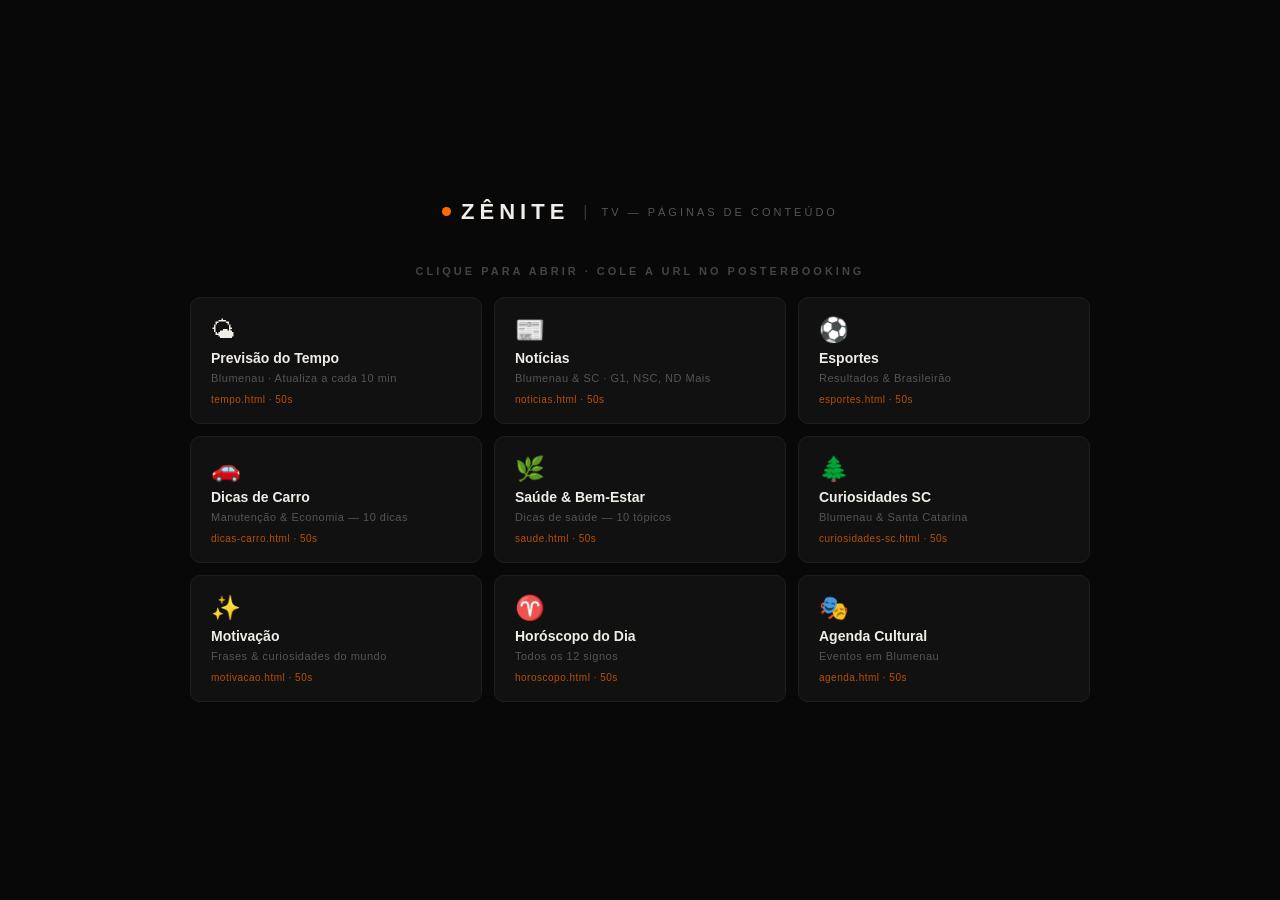
<file: index.html>
<!DOCTYPE html>
<html lang="pt-BR">
<head>
<meta charset="UTF-8">
<title>Zênite TV – Páginas</title>
<meta name="viewport" content="width=device-width,initial-scale=1">
<style>
*{margin:0;padding:0;box-sizing:border-box}
body{background:#080808;color:#F0EDE8;font-family:'Helvetica Neue',Arial,sans-serif;min-height:100vh;display:flex;flex-direction:column;align-items:center;justify-content:center;padding:32px}
.logo{display:flex;align-items:center;gap:10px;margin-bottom:40px}
.dot{width:9px;height:9px;border-radius:50%;background:#FF6B00}
.name{font-size:22px;font-weight:800;letter-spacing:5px;text-transform:uppercase}
.sep{color:#333;margin:0 4px}
.sub{font-size:11px;letter-spacing:3px;color:#555;text-transform:uppercase}
h2{font-size:11px;letter-spacing:3px;color:#444;text-transform:uppercase;margin-bottom:20px;text-align:center}
.grid{display:grid;grid-template-columns:repeat(auto-fill,minmax(220px,1fr));gap:12px;width:100%;max-width:900px}
a.card{background:#111;border:1px solid #1E1E1E;border-radius:10px;padding:18px 20px;text-decoration:none;color:#F0EDE8;transition:border-color .15s,background .15s;display:flex;flex-direction:column;gap:6px}
a.card:hover{background:#181818;border-color:#FF6B00}
.card-ic{font-size:24px}
.card-name{font-size:14px;font-weight:700}
.card-desc{font-size:11px;color:#555;letter-spacing:.5px}
.card-url{font-size:10px;color:#FF6B00;margin-top:4px;opacity:.7;letter-spacing:.5px}
</style>
</head>
<body>
<div class="logo">
  <div class="dot"></div>
  <span class="name">ZÊNITE</span>
  <span class="sep">|</span>
  <span class="sub">TV — Páginas de Conteúdo</span>
</div>
<h2>Clique para abrir · Cole a URL no PosterBooking</h2>
<div class="grid">
  <a class="card" href="tempo.html" target="_blank">
    <div class="card-ic">🌤</div>
    <div class="card-name">Previsão do Tempo</div>
    <div class="card-desc">Blumenau · Atualiza a cada 10 min</div>
    <div class="card-url">tempo.html · 50s</div>
  </a>
  <a class="card" href="noticias.html" target="_blank">
    <div class="card-ic">📰</div>
    <div class="card-name">Notícias</div>
    <div class="card-desc">Blumenau & SC · G1, NSC, ND Mais</div>
    <div class="card-url">noticias.html · 50s</div>
  </a>
  <a class="card" href="esportes.html" target="_blank">
    <div class="card-ic">⚽</div>
    <div class="card-name">Esportes</div>
    <div class="card-desc">Resultados & Brasileirão</div>
    <div class="card-url">esportes.html · 50s</div>
  </a>
  <a class="card" href="dicas-carro.html" target="_blank">
    <div class="card-ic">🚗</div>
    <div class="card-name">Dicas de Carro</div>
    <div class="card-desc">Manutenção & Economia — 10 dicas</div>
    <div class="card-url">dicas-carro.html · 50s</div>
  </a>
  <a class="card" href="saude.html" target="_blank">
    <div class="card-ic">🌿</div>
    <div class="card-name">Saúde & Bem-Estar</div>
    <div class="card-desc">Dicas de saúde — 10 tópicos</div>
    <div class="card-url">saude.html · 50s</div>
  </a>
  <a class="card" href="curiosidades-sc.html" target="_blank">
    <div class="card-ic">🌲</div>
    <div class="card-name">Curiosidades SC</div>
    <div class="card-desc">Blumenau & Santa Catarina</div>
    <div class="card-url">curiosidades-sc.html · 50s</div>
  </a>
  <a class="card" href="motivacao.html" target="_blank">
    <div class="card-ic">✨</div>
    <div class="card-name">Motivação</div>
    <div class="card-desc">Frases & curiosidades do mundo</div>
    <div class="card-url">motivacao.html · 50s</div>
  </a>
  <a class="card" href="horoscopo.html" target="_blank">
    <div class="card-ic">♈</div>
    <div class="card-name">Horóscopo do Dia</div>
    <div class="card-desc">Todos os 12 signos</div>
    <div class="card-url">horoscopo.html · 50s</div>
  </a>
  <a class="card" href="agenda.html" target="_blank">
    <div class="card-ic">🎭</div>
    <div class="card-name">Agenda Cultural</div>
    <div class="card-desc">Eventos em Blumenau</div>
    <div class="card-url">agenda.html · 50s</div>
  </a>
</div>
</body>
</html>
</file>
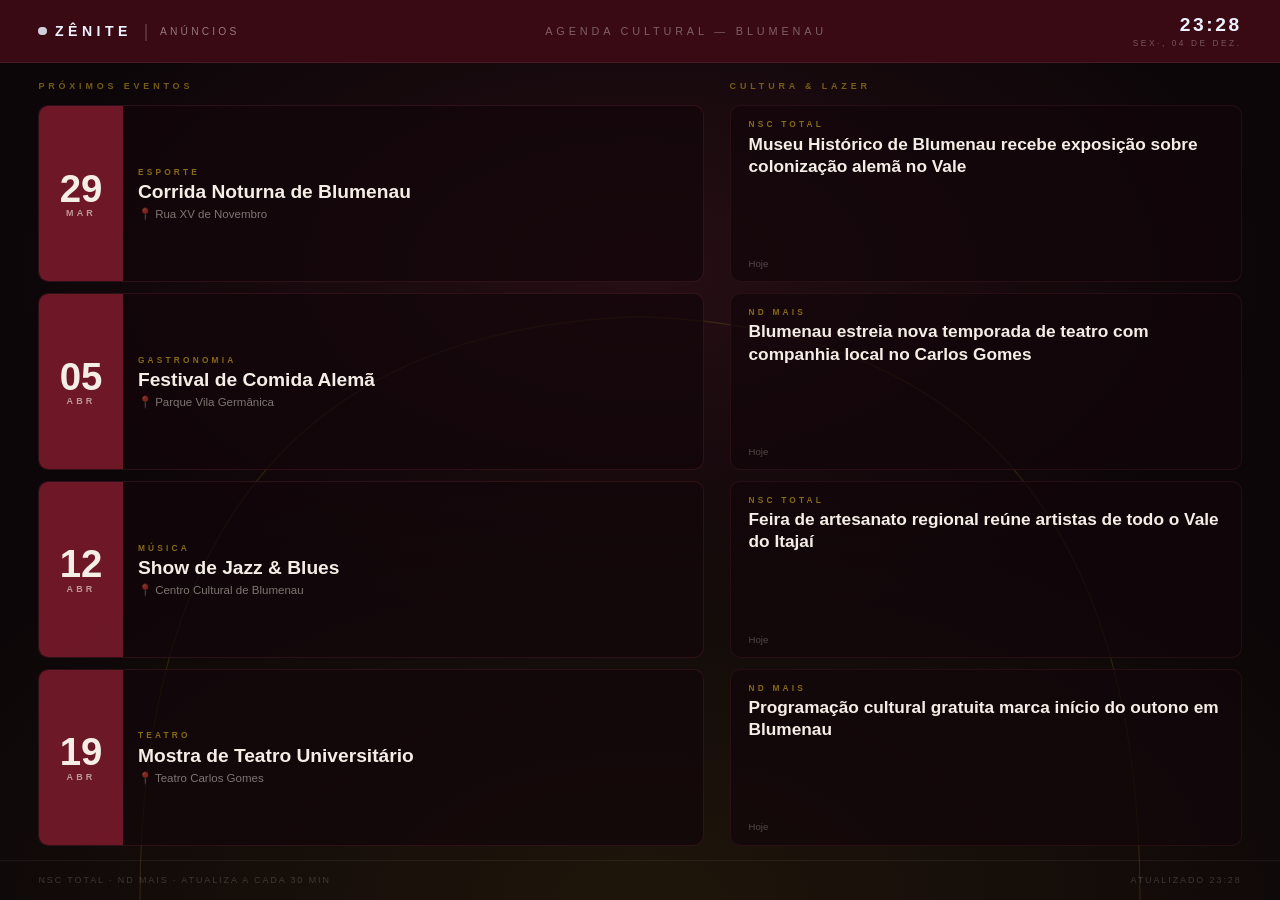
<file: agenda.html>
<!DOCTYPE html>
<html lang="pt-BR">
<head>
<meta charset="UTF-8">
<meta name="viewport" content="width=device-width,initial-scale=1,viewport-fit=cover">
<meta name="mobile-web-app-capable" content="yes">
<title>Agenda Cultural — Blumenau – Zênite</title>
<style>
*{margin:0;padding:0;box-sizing:border-box}
:root{
  --bar:#3A0A14;--acc:#C44060;--bg:#0C0608;
  --text:#EDF2FF;--muted:rgba(255,255,255,.5);--dim:rgba(255,255,255,.22);
  --card:rgba(18,6,10,.72);--brd:rgba(160,60,80,.2)
}
html{font-size:clamp(12px,1.5vw,22px)}
body{background:var(--bg);color:var(--text);font-family:"Helvetica Neue",Arial,sans-serif;
  width:100vw;height:100vh;display:flex;flex-direction:column;overflow:hidden;
  -webkit-text-size-adjust:100%}
.bar{height:7vh;min-height:44px;max-height:72px;background:var(--bar);
  display:flex;align-items:center;justify-content:space-between;padding:0 3vw;
  flex-shrink:0;border-bottom:1px solid rgba(255,255,255,.07);position:relative;z-index:10}
.brand{display:flex;align-items:center;gap:.6vw}
.brand-dot{width:.7vw;height:.7vw;min-width:6px;min-height:6px;border-radius:50%;background:var(--text);opacity:.85}
.brand-name{font-size:clamp(11px,1.1vw,18px);font-weight:800;letter-spacing:.35vw;color:var(--text);text-transform:uppercase}
.brand-sep{color:rgba(255,255,255,.2);margin:0 .3vw}
.brand-sub{font-size:clamp(8px,.8vw,13px);letter-spacing:.25vw;color:rgba(255,255,255,.45);text-transform:uppercase}
.bar-title{font-size:clamp(9px,.85vw,14px);letter-spacing:.3vw;color:rgba(255,255,255,.35);text-transform:uppercase}
.clock-box{display:flex;flex-direction:column;align-items:flex-end;gap:.2vh}
.clock{font-size:clamp(14px,1.5vw,24px);font-weight:800;letter-spacing:.2vw;color:var(--text);font-variant-numeric:tabular-nums}
.dstr{font-size:clamp(7px,.65vw,11px);letter-spacing:.2vw;color:rgba(255,255,255,.3);text-transform:uppercase}
.main{flex:1;overflow:hidden;display:flex;position:relative}
.bot{height:4.5vh;min-height:26px;max-height:50px;display:flex;align-items:center;
  justify-content:space-between;padding:0 3vw;border-top:1px solid rgba(255,255,255,.06);
  flex-shrink:0;position:relative;z-index:10}
.bot span{font-size:clamp(8px,.7vw,12px);letter-spacing:.15vw;color:rgba(255,255,255,.18);text-transform:uppercase}
.card{background:var(--card);border:1px solid var(--brd);border-radius:clamp(6px,.8vw,14px);
  padding:clamp(10px,1.8vh,24px) clamp(12px,1.8vw,26px)}
.tag{font-size:clamp(8px,.7vw,12px);font-weight:800;letter-spacing:.3vw;color:var(--acc);text-transform:uppercase;margin-bottom:.4vh}
.ld{display:flex;align-items:center;justify-content:center;flex:1;
  font-size:clamp(11px,1.1vw,18px);letter-spacing:.2vw;color:rgba(255,255,255,.22);text-transform:uppercase}
.scene{position:absolute;inset:0;z-index:0;pointer-events:none;overflow:hidden}
.scene svg{width:100%;height:100%}
.content{position:relative;z-index:2;flex:1;display:flex;overflow:hidden}

@media (orientation:portrait){
  .content{flex-direction:column!important;gap:1.5vh}
  .left,.right{flex:1!important;width:100%}
  .ev{flex:0 0 auto!important;
    height:calc((100vh - 7vh - 4.5vh - 2vh - 2.5vh) / 4.5)}
  .evday{font-size:clamp(20px,5vw,36px)!important}
  .evmon{font-size:clamp(8px,1.8vw,13px)!important}
  .evnome{font-size:clamp(13px,3vw,22px)!important}
  .evtipo{font-size:clamp(8px,1.8vw,14px)!important}
  .evlocal{font-size:clamp(9px,1.9vw,14px)!important}
  .nc{flex:0 0 auto!important;
    height:calc((100vh - 7vh - 4.5vh - 2vh - 2.5vh) / 4.5)}
  .nc-ttl{font-size:clamp(12px,2.8vw,20px)!important}
}
</style>
</head>
<body>
<div class="bar">
  <div class="brand">
    <div class="brand-dot"></div>
    <span class="brand-name">ZÊNITE</span>
    <span class="brand-sep">|</span>
    <span class="brand-sub">Anúncios</span>
  </div>
  <span class="bar-title">Agenda Cultural — Blumenau</span>
  <div class="clock-box">
    <span id="clock" class="clock">--:--</span>
    <span id="dstr" class="dstr"></span>
  </div>
</div>
<style>
.scene svg{width:100%;height:100%}
.content{flex-direction:row;padding:2vh 3vw 1.5vh;gap:2vw}
.left{flex:1.3;display:flex;flex-direction:column;gap:1.2vh}
.right{flex:1;display:flex;flex-direction:column;gap:1.2vh}
.ch{font-size:clamp(8px,.7vw,12px);font-weight:800;letter-spacing:.3vw;color:rgba(196,160,32,.55);text-transform:uppercase;margin-bottom:.4vh}
.ev{background:rgba(18,6,10,.72);border:1px solid rgba(160,60,80,.2);border-radius:clamp(6px,.8vw,14px);overflow:hidden;display:flex;flex:1}
.evdate{width:clamp(52px,6.5vw,88px);flex-shrink:0;background:rgba(140,30,50,.75);display:flex;flex-direction:column;align-items:center;justify-content:center;padding:.8vw .5vw}
.evday{font-size:clamp(22px,3vw,46px);font-weight:900;color:#F5EEE6;line-height:1}
.evmon{font-size:clamp(7px,.7vw,12px);letter-spacing:.25vw;text-transform:uppercase;color:rgba(245,238,230,.6);font-weight:700}
.evinfo{padding:clamp(8px,1.2vh,16px) clamp(10px,1.2vw,18px);flex:1;display:flex;flex-direction:column;gap:.4vh;justify-content:center}
.evtipo{font-size:clamp(7px,.65vw,11px);font-weight:800;letter-spacing:.25vw;color:rgba(196,160,32,.65);text-transform:uppercase}
.evnome{font-size:clamp(13px,1.5vw,24px);font-weight:800;line-height:1.2;color:#F5EEE6}
.evlocal{font-size:clamp(9px,.9vw,14px);color:rgba(245,238,230,.48)}
.nc{background:rgba(18,6,10,.72);border:1px solid rgba(160,60,80,.15);border-radius:clamp(6px,.8vw,14px);
  padding:clamp(8px,1.4vh,18px) clamp(10px,1.4vw,18px);flex:1;display:flex;flex-direction:column;gap:.4vh}
.nc-src{font-size:clamp(7px,.65vw,11px);font-weight:800;letter-spacing:.25vw;color:rgba(196,160,32,.65);text-transform:uppercase}
.nc-ttl{font-size:clamp(12px,1.35vw,22px);font-weight:700;line-height:1.28;color:#F5EEE6}
.nc-ago{font-size:clamp(8px,.75vw,13px);color:rgba(245,238,230,.28);margin-top:auto}
.ld2{display:flex;align-items:center;justify-content:center;flex:1;font-size:clamp(10px,1vw,16px);letter-spacing:.2vw;color:rgba(245,238,230,.22);text-transform:uppercase}

@media (orientation:portrait){
  .content{flex-direction:column!important;gap:1.5vh}
  .left,.right{flex:1!important;width:100%}
  .ev{flex:0 0 auto!important;
    height:calc((100vh - 7vh - 4.5vh - 2vh - 2.5vh) / 4.5)}
  .evday{font-size:clamp(20px,5vw,36px)!important}
  .evmon{font-size:clamp(8px,1.8vw,13px)!important}
  .evnome{font-size:clamp(13px,3vw,22px)!important}
  .evtipo{font-size:clamp(8px,1.8vw,14px)!important}
  .evlocal{font-size:clamp(9px,1.9vw,14px)!important}
  .nc{flex:0 0 auto!important;
    height:calc((100vh - 7vh - 4.5vh - 2vh - 2.5vh) / 4.5)}
  .nc-ttl{font-size:clamp(12px,2.8vw,20px)!important}
}
</style>
<div class="scene"><svg viewBox="0 0 1920 1080" preserveAspectRatio="xMidYMid slice">
<defs>
  <radialGradient id="ag1" cx="50%" cy="30%" r="40%"><stop offset="0%" stop-color="#C44060" stop-opacity=".14"/><stop offset="100%" stop-color="#C44060" stop-opacity="0"/></radialGradient>
  <radialGradient id="ag2" cx="50%" cy="100%" r="50%"><stop offset="0%" stop-color="#C4A020" stop-opacity=".1"/><stop offset="100%" stop-color="#C4A020" stop-opacity="0"/></radialGradient>
</defs>
<rect width="1920" height="1080" fill="#0C0608"/>
<rect width="1920" height="1080" fill="url(#ag1)"/><rect width="1920" height="1080" fill="url(#ag2)"/>
<path d="M 360 1080 Q 360 400 960 380 Q 1560 400 1560 1080" stroke="#C4A020" stroke-width="1.5" fill="none" opacity=".16"/>
<path d="M 0 58 Q 80 200 60 1080 L 0 1080 Z" fill="#8B1A30" opacity=".26"/>
<path d="M 1920 58 Q 1840 200 1860 1080 L 1920 1080 Z" fill="#8B1A30" opacity=".26"/>
</svg></div>
<div class="main">
  <div class="content">
    <div class="left">
      <div class="ch">Próximos eventos</div>
      <div class="ev"><div class="evdate"><div class="evday">29</div><div class="evmon">Mar</div></div><div class="evinfo"><div class="evtipo">Esporte</div><div class="evnome">Corrida Noturna de Blumenau</div><div class="evlocal">📍 Rua XV de Novembro</div></div></div>
      <div class="ev"><div class="evdate"><div class="evday">05</div><div class="evmon">Abr</div></div><div class="evinfo"><div class="evtipo">Gastronomia</div><div class="evnome">Festival de Comida Alemã</div><div class="evlocal">📍 Parque Vila Germânica</div></div></div>
      <div class="ev"><div class="evdate"><div class="evday">12</div><div class="evmon">Abr</div></div><div class="evinfo"><div class="evtipo">Música</div><div class="evnome">Show de Jazz & Blues</div><div class="evlocal">📍 Centro Cultural de Blumenau</div></div></div>
      <div class="ev"><div class="evdate"><div class="evday">19</div><div class="evmon">Abr</div></div><div class="evinfo"><div class="evtipo">Teatro</div><div class="evnome">Mostra de Teatro Universitário</div><div class="evlocal">📍 Teatro Carlos Gomes</div></div></div>
    </div>
    <div class="right" id="ncol">
      <div class="ch">Cultura &amp; Lazer</div>
      <div class="ld2">Carregando...</div>
    </div>
  </div>
</div>
<div class="bot"><span>NSC Total · ND Mais · Atualiza a cada 30 min</span><span id="upd">—</span></div>
<script>
var FEEDS=[{url:'https://www.nsctotal.com.br/rss.xml',name:'NSC'},{url:'https://ndmais.com.br/feed/',name:'ND Mais'}];
var API='https://api.rss2json.com/v1/api.json?rss_url=';
var KW=['show','festival','teatro','cinema','feira','música','dança','arte','evento','cultural','cultura'];
function strip(h){return(h||'').replace(/<[^>]*>/g,'').replace(/&[a-z#0-9]+;/g,' ').trim()}
function ago(d){var m=(Date.now()-new Date(d))/60000;if(m<60)return'há '+Math.round(m)+' min';if(m<1440)return'há '+Math.round(m/60)+'h';return'ontem';}
async function load(){
  var items=[];
  for(var i=0;i<FEEDS.length;i++){
    try{var r=await fetch(API+encodeURIComponent(FEEDS[i].url)+'&count=10');var d=await r.json();
    if(d.status==='ok')d.items.forEach(function(it){var t=(it.title||'').toLowerCase();if(KW.some(function(k){return t.includes(k)}))items.push(Object.assign({},it,{source:FEEDS[i].name}))});}catch(e){}
  }
  items.sort(function(a,b){return new Date(b.pubDate)-new Date(a.pubDate)});
  var top=items.slice(0,4);
  var h='<div class="ch">Cultura &amp; Lazer</div>';
  if(!top.length){
    var fallback=[
      {source:'NSC Total',title:'Museu Histórico de Blumenau recebe exposição sobre colonização alemã no Vale',pubDate:new Date().toISOString()},
      {source:'ND Mais',title:'Blumenau estreia nova temporada de teatro com companhia local no Carlos Gomes',pubDate:new Date(Date.now()-3600000).toISOString()},
      {source:'NSC Total',title:'Feira de artesanato regional reúne artistas de todo o Vale do Itajaí',pubDate:new Date(Date.now()-7200000).toISOString()},
      {source:'ND Mais',title:'Programação cultural gratuita marca início do outono em Blumenau',pubDate:new Date(Date.now()-10800000).toISOString()},
    ];
    fallback.forEach(function(it){h+='<div class="nc"><span class="nc-src">'+it.source+'</span><span class="nc-ttl">'+it.title.substring(0,80)+'</span><span class="nc-ago">Hoje</span></div>';});
  }
  else top.forEach(function(it){h+='<div class="nc"><span class="nc-src">'+it.source+'</span><span class="nc-ttl">'+strip(it.title).substring(0,80)+'</span><span class="nc-ago">'+ago(it.pubDate)+'</span></div>';});
  document.getElementById('ncol').innerHTML=h;
  document.getElementById('upd').textContent='Atualizado '+new Date().toLocaleTimeString('pt-BR',{hour:'2-digit',minute:'2-digit'});
}

(function tick(){
  var n=new Date();
  var c=document.getElementById('clock');
  var d=document.getElementById('dstr');
  if(c)c.textContent=n.toLocaleTimeString('pt-BR',{hour:'2-digit',minute:'2-digit'});
  if(d)d.textContent=n.toLocaleDateString('pt-BR',{weekday:'short',day:'2-digit',month:'short'}).replace('.','·').toUpperCase();
  setTimeout(tick,1000);
})();

load();setInterval(load,30*60*1000);setTimeout(function(){location.reload()},4*60*60*1000);
</script></body></html>
</file>
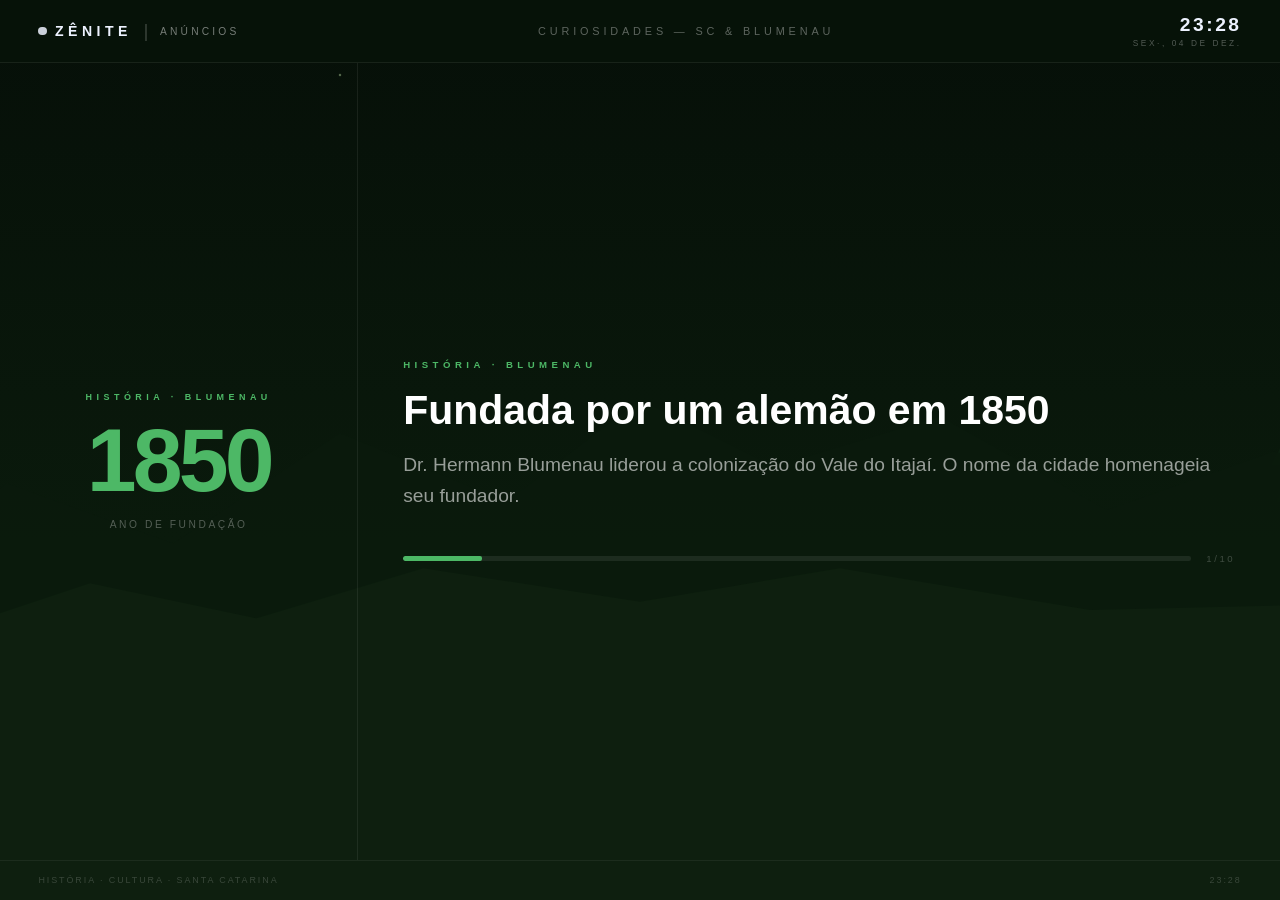
<file: curiosidades-sc.html>
<!DOCTYPE html>
<html lang="pt-BR">
<head>
<meta charset="UTF-8">
<meta name="viewport" content="width=device-width,initial-scale=1,viewport-fit=cover">
<meta name="mobile-web-app-capable" content="yes">
<title>Curiosidades — SC & Blumenau – Zênite</title>
<style>
*{margin:0;padding:0;box-sizing:border-box}
:root{
  --bar:#061208;--acc:#4DB866;--bg:#060F08;
  --text:#EDF2FF;--muted:rgba(255,255,255,.5);--dim:rgba(255,255,255,.22);
  --card:rgba(255,255,255,.05);--brd:rgba(255,255,255,.09)
}
html{font-size:clamp(12px,1.5vw,22px)}
body{background:var(--bg);color:var(--text);font-family:"Helvetica Neue",Arial,sans-serif;
  width:100vw;height:100vh;display:flex;flex-direction:column;overflow:hidden;
  -webkit-text-size-adjust:100%}
.bar{height:7vh;min-height:44px;max-height:72px;background:var(--bar);
  display:flex;align-items:center;justify-content:space-between;padding:0 3vw;
  flex-shrink:0;border-bottom:1px solid rgba(255,255,255,.07);position:relative;z-index:10}
.brand{display:flex;align-items:center;gap:.6vw}
.brand-dot{width:.7vw;height:.7vw;min-width:6px;min-height:6px;border-radius:50%;background:var(--text);opacity:.85}
.brand-name{font-size:clamp(11px,1.1vw,18px);font-weight:800;letter-spacing:.35vw;color:var(--text);text-transform:uppercase}
.brand-sep{color:rgba(255,255,255,.2);margin:0 .3vw}
.brand-sub{font-size:clamp(8px,.8vw,13px);letter-spacing:.25vw;color:rgba(255,255,255,.45);text-transform:uppercase}
.bar-title{font-size:clamp(9px,.85vw,14px);letter-spacing:.3vw;color:rgba(255,255,255,.35);text-transform:uppercase}
.clock-box{display:flex;flex-direction:column;align-items:flex-end;gap:.2vh}
.clock{font-size:clamp(14px,1.5vw,24px);font-weight:800;letter-spacing:.2vw;color:var(--text);font-variant-numeric:tabular-nums}
.dstr{font-size:clamp(7px,.65vw,11px);letter-spacing:.2vw;color:rgba(255,255,255,.3);text-transform:uppercase}
.main{flex:1;overflow:hidden;display:flex;position:relative}
.bot{height:4.5vh;min-height:26px;max-height:50px;display:flex;align-items:center;
  justify-content:space-between;padding:0 3vw;border-top:1px solid rgba(255,255,255,.06);
  flex-shrink:0;position:relative;z-index:10}
.bot span{font-size:clamp(8px,.7vw,12px);letter-spacing:.15vw;color:rgba(255,255,255,.18);text-transform:uppercase}
.card{background:var(--card);border:1px solid var(--brd);border-radius:clamp(6px,.8vw,14px);
  padding:clamp(10px,1.8vh,24px) clamp(12px,1.8vw,26px)}
.tag{font-size:clamp(8px,.7vw,12px);font-weight:800;letter-spacing:.3vw;color:var(--acc);text-transform:uppercase;margin-bottom:.4vh}
.ld{display:flex;align-items:center;justify-content:center;flex:1;
  font-size:clamp(11px,1.1vw,18px);letter-spacing:.2vw;color:rgba(255,255,255,.22);text-transform:uppercase}
.scene{position:absolute;inset:0;z-index:0;pointer-events:none;overflow:hidden}
.scene svg{width:100%;height:100%}
.content{position:relative;z-index:2;flex:1;display:flex;overflow:hidden}

@media (orientation:portrait){
  .content{flex-direction:column!important}
  .side{width:100%!important;flex-direction:row;align-items:center;justify-content:center;
    gap:4vw;border-right:none!important;border-bottom:1px solid rgba(255,255,255,.08);
    padding:2vh 3vw!important;flex-shrink:0}
  .stag{font-size:clamp(9px,2.5vw,15px)!important;display:none}
  .snum{font-size:clamp(44px,12vw,80px)!important}
  .slbl{font-size:clamp(9px,2.5vw,14px)!important}
  .right{flex:1;padding:2vh 4vw!important;justify-content:center}
  .rcat{font-size:clamp(9px,2.5vw,14px)!important}
  .rtitle{font-size:clamp(20px,5.5vw,42px)!important}
  .rdetail{font-size:clamp(13px,3.5vw,22px)!important;max-width:100%!important}
}
</style>
</head>
<body>
<div class="bar">
  <div class="brand">
    <div class="brand-dot"></div>
    <span class="brand-name">ZÊNITE</span>
    <span class="brand-sep">|</span>
    <span class="brand-sub">Anúncios</span>
  </div>
  <span class="bar-title">Curiosidades — SC & Blumenau</span>
  <div class="clock-box">
    <span id="clock" class="clock">--:--</span>
    <span id="dstr" class="dstr"></span>
  </div>
</div>
<style>
.scene svg{width:100%;height:100%}
.content{flex-direction:row}
.side{width:28vw;flex-shrink:0;display:flex;flex-direction:column;align-items:center;justify-content:center;
  padding:2vh 2vw;gap:1.5vh;text-align:center;border-right:1px solid rgba(255,255,255,.07)}
.stag{font-size:clamp(8px,.7vw,12px);font-weight:800;letter-spacing:.35vw;color:var(--acc);text-transform:uppercase}
.snum{font-size:clamp(42px,7vw,110px);font-weight:900;line-height:1;letter-spacing:-.3vw;color:var(--acc);word-break:break-all}
.slbl{font-size:clamp(8px,.8vw,13px);letter-spacing:.2vw;color:rgba(255,255,255,.3);text-transform:uppercase}
.right{flex:1;display:flex;flex-direction:column;justify-content:center;padding:3vh 3.5vw;gap:1.8vh}
.rcat{font-size:clamp(8px,.75vw,13px);font-weight:800;letter-spacing:.35vw;color:var(--acc);text-transform:uppercase}
.rtitle{font-size:clamp(22px,3.2vw,52px);font-weight:900;line-height:1.18;color:#fff}
.rdetail{font-size:clamp(13px,1.5vw,24px);color:rgba(255,255,255,.58);line-height:1.6;max-width:65vw}
.ralert{font-size:clamp(10px,1vw,16px);color:var(--acc);border:1px solid var(--acc);
  border-radius:.5vw;padding:.6vh 1.2vw;display:inline-block;opacity:.82;margin-top:.5vh}
.prow{display:flex;align-items:center;gap:1.2vw;margin-top:1vh}
.pwrap{flex:1;height:.45vh;min-height:2px;background:rgba(255,255,255,.08);border-radius:2px;overflow:hidden}
.pbar{height:100%;background:#4DB866;border-radius:2px}
.pct{font-size:clamp(8px,.75vw,12px);letter-spacing:.2vw;color:rgba(255,255,255,.22);text-transform:uppercase;flex-shrink:0}

@media (orientation:portrait){
  .content{flex-direction:column!important}
  .side{width:100%!important;flex-direction:row;align-items:center;justify-content:center;
    gap:4vw;border-right:none!important;border-bottom:1px solid rgba(255,255,255,.08);
    padding:2vh 3vw!important;flex-shrink:0}
  .stag{font-size:clamp(9px,2.5vw,15px)!important;display:none}
  .snum{font-size:clamp(44px,12vw,80px)!important}
  .slbl{font-size:clamp(9px,2.5vw,14px)!important}
  .right{flex:1;padding:2vh 4vw!important;justify-content:center}
  .rcat{font-size:clamp(9px,2.5vw,14px)!important}
  .rtitle{font-size:clamp(20px,5.5vw,42px)!important}
  .rdetail{font-size:clamp(13px,3.5vw,22px)!important;max-width:100%!important}
}
</style>
<div class="scene"><svg viewBox="0 0 1920 1080" preserveAspectRatio="xMidYMid slice">
<defs><linearGradient id="sky2" x1="0" y1="0" x2="0" y2="1"><stop offset="0%" stop-color="#060F08"/><stop offset="60%" stop-color="#0A1A0C"/><stop offset="100%" stop-color="#0F2512"/></linearGradient></defs>
<rect width="1920" height="1080" fill="url(#sky2)"/>
<g fill="#C8E8B0" opacity=".4"><circle cx="100" cy="80" r="1.5"/><circle cx="350" cy="50" r="1"/><circle cx="600" cy="90" r="1.5"/><circle cx="900" cy="40" r="1"/><circle cx="1200" cy="70" r="1.5"/><circle cx="1500" cy="35" r="1"/><circle cx="1750" cy="85" r="1.5"/></g>
<g fill="#0D1F10" opacity=".92">
  <rect x="50" y="580" width="12" height="500"/><polygon points="56,580 18,662 94,662"/><polygon points="56,528 12,622 100,622"/><polygon points="56,476 8,580 104,580"/>
  <rect x="1762" y="560" width="12" height="520"/><polygon points="1768,560 1730,644 1806,644"/><polygon points="1768,508 1724,602 1812,602"/><polygon points="1768,456 1718,558 1818,558"/>
</g>
<polygon points="0,750 200,580 400,652 600,520 800,602 960,480 1120,560 1320,500 1520,612 1720,542 1920,582 1920,1080 0,1080" fill="#0B1A0D" opacity=".9"/>
<polygon points="0,800 300,700 500,742 700,682 960,722 1200,682 1500,732 1920,722 1920,1080 0,1080" fill="#0E200F" opacity=".95"/>
</svg></div>
<div class="main">
  <div class="content">
    <div class="side">
      <div class="stag" id="stag">—</div>
      <div class="snum" id="snum">—</div>
      <div class="slbl" id="slbl">—</div>
    </div>
    <div class="right">
      <div class="rcat" id="rcat">—</div>
      <div class="rtitle" id="rtitle">—</div>
      <div class="rdetail" id="rdetail">—</div>
      <div id="ralert"></div>
      <div class="prow">
        <div class="pwrap"><div class="pbar" id="pbar"></div></div>
        <div class="pct" id="pct">1/10</div>
      </div>
    </div>
  </div>
</div>
<div class="bot"><span>História · Cultura · Santa Catarina</span><span id="upd">—</span></div>
<script>
var D=[
{cat:'História · Blumenau',num:'1850',lbl:'Ano de fundação',ttl:'Fundada por um alemão em 1850',dtl:'Dr. Hermann Blumenau liderou a colonização do Vale do Itajaí. O nome da cidade homenageia seu fundador.',alt:''},
{cat:'Festa · Blumenau',num:'500mil',lbl:'visitantes/edição',ttl:'A 2ª maior Oktoberfest do mundo',dtl:'Perde apenas para Munique. Atrai mais de 500 mil visitantes com cerveja, música e cultura alemã.',alt:''},
{cat:'Clima · SC',num:'−17°C',lbl:'menor temperatura',ttl:'SC é o estado que mais neva no Brasil',dtl:'Urubici e Urupema registram neve quase todos os anos. É o único ponto do Brasil com neve regular.',alt:''},
{cat:'Cultura · Blumenau',num:'500',lbl:'anos de tradição',ttl:'Arquitetura enxaimel é patrimônio vivo',dtl:'O centro histórico preserva vigas de madeira aparentes. A técnica tem 500 anos de história.',alt:''},
{cat:'Turismo · Floripa',num:'100',lbl:'praias na ilha',ttl:'Florianópolis tem 100 praias',dtl:'A Ilha da Magia possui cerca de 100 praias distintas. A Lagoa da Conceição é a laguna mais famosa do Sul.',alt:''},
{cat:'Indústria · SC',num:'#1',lbl:'exportador de frango',ttl:'SC lidera exportação de frango do Brasil',dtl:'Seara, Aurora e Perdigão têm raízes no estado. Santa Catarina é o maior exportador de frango do Brasil.',alt:''},
{cat:'Gastronomia',num:'#1',lbl:'cervejarias/hab.',ttl:'Vale do Itajaí: capital da cerveja artesanal',dtl:'Com tradição alemã, a região tem mais cervejarias artesanais por habitante do que qualquer outra do Brasil.',alt:''},
{cat:'Natureza · Blumenau',num:'187km',lbl:'extensão do rio',ttl:'O Rio Itajaí-Açu corta Blumenau',dtl:'Percorre 187 km antes de desaguar no Atlântico. Blumenau foi fundada às suas margens em 1850.',alt:''},
{cat:'Cultura · Joinville',num:'6.000',lbl:'bailarinos/edição',ttl:'Maior festival de dança do mundo',dtl:'O Festival de Dança de Joinville é reconhecido pelo Guinness como o maior do planeta.',alt:''},
{cat:'Geografia · SC',num:'531km',lbl:'de litoral',ttl:'SC tem mar, serra e planalto no mesmo estado',dtl:'Único estado do Sul com todos os biomas: Mata Atlântica, campos de altitude, araucárias e 531 km de praias.',alt:''},
];
var idx=Math.floor(Math.random()*D.length),p=0,DUR=10;
function show(){
  var d=D[idx%D.length];
  document.getElementById('stag').textContent=d.cat;
  document.getElementById('snum').textContent=d.num;
  document.getElementById('slbl').textContent=d.lbl;
  document.getElementById('rcat').textContent=d.cat;
  document.getElementById('rtitle').textContent=d.ttl;
  document.getElementById('rdetail').textContent=d.dtl;
  var al=document.getElementById('ralert');
  if(d.alt){al.className='ralert';al.textContent=d.alt}else{al.className='';al.textContent=''}
  document.getElementById('pct').textContent=(idx%D.length+1)+'/'+D.length;
  document.getElementById('upd').textContent=new Date().toLocaleTimeString('pt-BR',{hour:'2-digit',minute:'2-digit'});
  p=0;
}
function tick(){p+=100/(DUR*10);if(p>=100){idx++;show()}document.getElementById('pbar').style.width=Math.min(p,100)+'%'}

(function tick(){
  var n=new Date();
  var c=document.getElementById('clock');
  var d=document.getElementById('dstr');
  if(c)c.textContent=n.toLocaleTimeString('pt-BR',{hour:'2-digit',minute:'2-digit'});
  if(d)d.textContent=n.toLocaleDateString('pt-BR',{weekday:'short',day:'2-digit',month:'short'}).replace('.','·').toUpperCase();
  setTimeout(tick,1000);
})();

show();setInterval(tick,100);
</script></body></html>
</file>
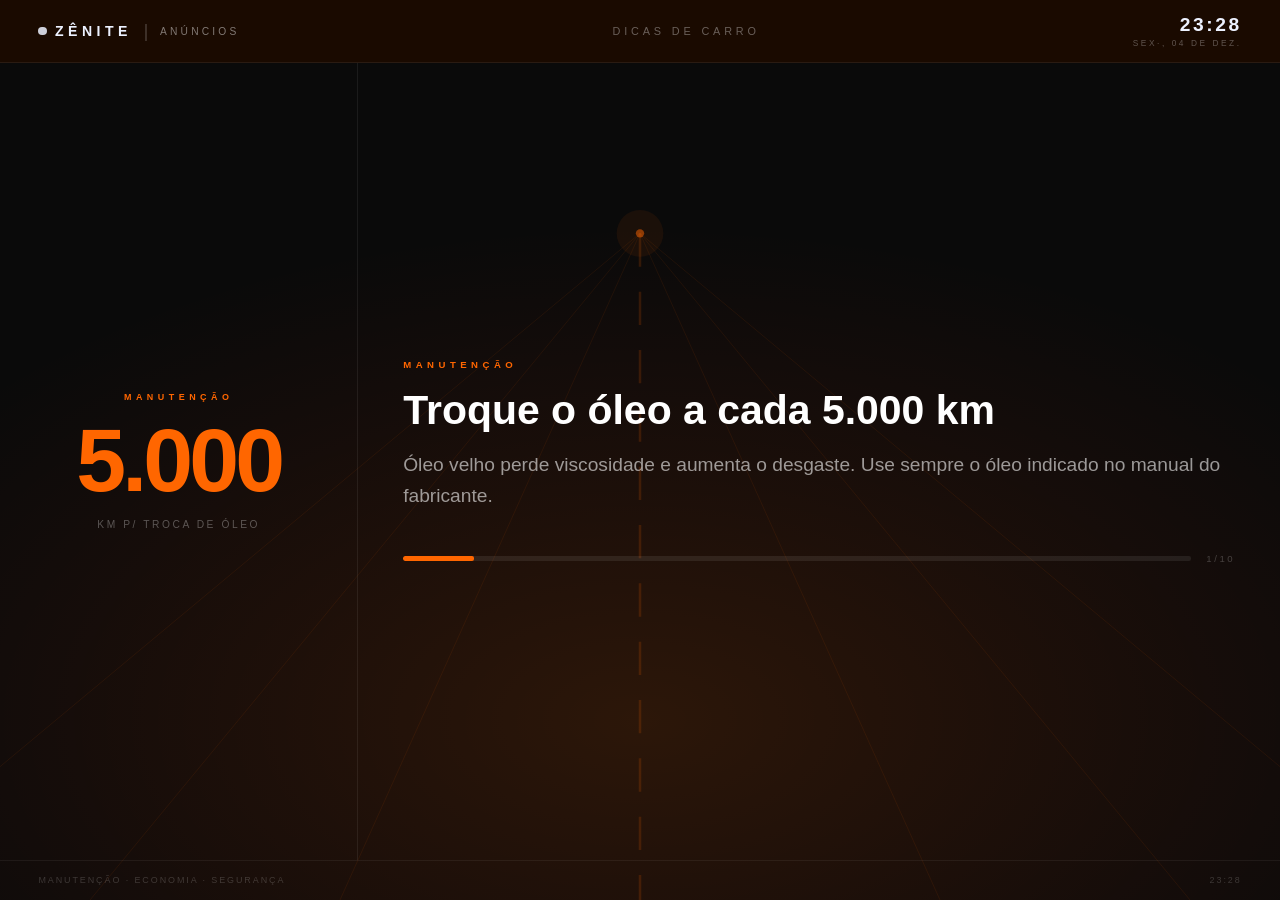
<file: dicas-carro.html>
<!DOCTYPE html>
<html lang="pt-BR">
<head>
<meta charset="UTF-8">
<meta name="viewport" content="width=device-width,initial-scale=1,viewport-fit=cover">
<meta name="mobile-web-app-capable" content="yes">
<title>Dicas de Carro – Zênite</title>
<style>
*{margin:0;padding:0;box-sizing:border-box}
:root{
  --bar:#1A0A00;--acc:#FF6600;--bg:#0A0A0A;
  --text:#EDF2FF;--muted:rgba(255,255,255,.5);--dim:rgba(255,255,255,.22);
  --card:rgba(255,255,255,.05);--brd:rgba(255,255,255,.09)
}
html{font-size:clamp(12px,1.5vw,22px)}
body{background:var(--bg);color:var(--text);font-family:"Helvetica Neue",Arial,sans-serif;
  width:100vw;height:100vh;display:flex;flex-direction:column;overflow:hidden;
  -webkit-text-size-adjust:100%}
.bar{height:7vh;min-height:44px;max-height:72px;background:var(--bar);
  display:flex;align-items:center;justify-content:space-between;padding:0 3vw;
  flex-shrink:0;border-bottom:1px solid rgba(255,255,255,.07);position:relative;z-index:10}
.brand{display:flex;align-items:center;gap:.6vw}
.brand-dot{width:.7vw;height:.7vw;min-width:6px;min-height:6px;border-radius:50%;background:var(--text);opacity:.85}
.brand-name{font-size:clamp(11px,1.1vw,18px);font-weight:800;letter-spacing:.35vw;color:var(--text);text-transform:uppercase}
.brand-sep{color:rgba(255,255,255,.2);margin:0 .3vw}
.brand-sub{font-size:clamp(8px,.8vw,13px);letter-spacing:.25vw;color:rgba(255,255,255,.45);text-transform:uppercase}
.bar-title{font-size:clamp(9px,.85vw,14px);letter-spacing:.3vw;color:rgba(255,255,255,.35);text-transform:uppercase}
.clock-box{display:flex;flex-direction:column;align-items:flex-end;gap:.2vh}
.clock{font-size:clamp(14px,1.5vw,24px);font-weight:800;letter-spacing:.2vw;color:var(--text);font-variant-numeric:tabular-nums}
.dstr{font-size:clamp(7px,.65vw,11px);letter-spacing:.2vw;color:rgba(255,255,255,.3);text-transform:uppercase}
.main{flex:1;overflow:hidden;display:flex;position:relative}
.bot{height:4.5vh;min-height:26px;max-height:50px;display:flex;align-items:center;
  justify-content:space-between;padding:0 3vw;border-top:1px solid rgba(255,255,255,.06);
  flex-shrink:0;position:relative;z-index:10}
.bot span{font-size:clamp(8px,.7vw,12px);letter-spacing:.15vw;color:rgba(255,255,255,.18);text-transform:uppercase}
.card{background:var(--card);border:1px solid var(--brd);border-radius:clamp(6px,.8vw,14px);
  padding:clamp(10px,1.8vh,24px) clamp(12px,1.8vw,26px)}
.tag{font-size:clamp(8px,.7vw,12px);font-weight:800;letter-spacing:.3vw;color:var(--acc);text-transform:uppercase;margin-bottom:.4vh}
.ld{display:flex;align-items:center;justify-content:center;flex:1;
  font-size:clamp(11px,1.1vw,18px);letter-spacing:.2vw;color:rgba(255,255,255,.22);text-transform:uppercase}
.scene{position:absolute;inset:0;z-index:0;pointer-events:none;overflow:hidden}
.scene svg{width:100%;height:100%}
.content{position:relative;z-index:2;flex:1;display:flex;overflow:hidden}

@media (orientation:portrait){
  .content{flex-direction:column!important}
  .side{width:100%!important;flex-direction:row;align-items:center;justify-content:center;
    gap:4vw;border-right:none!important;border-bottom:1px solid rgba(255,255,255,.08);
    padding:2vh 3vw!important;flex-shrink:0}
  .stag{font-size:clamp(9px,2.5vw,15px)!important;display:none}
  .snum{font-size:clamp(44px,12vw,80px)!important}
  .slbl{font-size:clamp(9px,2.5vw,14px)!important}
  .right{flex:1;padding:2vh 4vw!important;justify-content:center}
  .rcat{font-size:clamp(9px,2.5vw,14px)!important}
  .rtitle{font-size:clamp(20px,5.5vw,42px)!important}
  .rdetail{font-size:clamp(13px,3.5vw,22px)!important;max-width:100%!important}
}
</style>
</head>
<body>
<div class="bar">
  <div class="brand">
    <div class="brand-dot"></div>
    <span class="brand-name">ZÊNITE</span>
    <span class="brand-sep">|</span>
    <span class="brand-sub">Anúncios</span>
  </div>
  <span class="bar-title">Dicas de Carro</span>
  <div class="clock-box">
    <span id="clock" class="clock">--:--</span>
    <span id="dstr" class="dstr"></span>
  </div>
</div>
<style>
.scene svg{width:100%;height:100%}
.content{flex-direction:row}
.side{width:28vw;flex-shrink:0;display:flex;flex-direction:column;align-items:center;justify-content:center;
  padding:2vh 2vw;gap:1.5vh;text-align:center;border-right:1px solid rgba(255,255,255,.07)}
.stag{font-size:clamp(8px,.7vw,12px);font-weight:800;letter-spacing:.35vw;color:var(--acc);text-transform:uppercase}
.snum{font-size:clamp(42px,7vw,110px);font-weight:900;line-height:1;letter-spacing:-.3vw;color:var(--acc);word-break:break-all}
.slbl{font-size:clamp(8px,.8vw,13px);letter-spacing:.2vw;color:rgba(255,255,255,.3);text-transform:uppercase}
.right{flex:1;display:flex;flex-direction:column;justify-content:center;padding:3vh 3.5vw;gap:1.8vh}
.rcat{font-size:clamp(8px,.75vw,13px);font-weight:800;letter-spacing:.35vw;color:var(--acc);text-transform:uppercase}
.rtitle{font-size:clamp(22px,3.2vw,52px);font-weight:900;line-height:1.18;color:#fff}
.rdetail{font-size:clamp(13px,1.5vw,24px);color:rgba(255,255,255,.58);line-height:1.6;max-width:65vw}
.ralert{font-size:clamp(10px,1vw,16px);color:var(--acc);border:1px solid var(--acc);
  border-radius:.5vw;padding:.6vh 1.2vw;display:inline-block;opacity:.82;margin-top:.5vh}
.prow{display:flex;align-items:center;gap:1.2vw;margin-top:1vh}
.pwrap{flex:1;height:.45vh;min-height:2px;background:rgba(255,255,255,.08);border-radius:2px;overflow:hidden}
.pbar{height:100%;background:#FF6600;border-radius:2px}
.pct{font-size:clamp(8px,.75vw,12px);letter-spacing:.2vw;color:rgba(255,255,255,.22);text-transform:uppercase;flex-shrink:0}

@media (orientation:portrait){
  .content{flex-direction:column!important}
  .side{width:100%!important;flex-direction:row;align-items:center;justify-content:center;
    gap:4vw;border-right:none!important;border-bottom:1px solid rgba(255,255,255,.08);
    padding:2vh 3vw!important;flex-shrink:0}
  .stag{font-size:clamp(9px,2.5vw,15px)!important;display:none}
  .snum{font-size:clamp(44px,12vw,80px)!important}
  .slbl{font-size:clamp(9px,2.5vw,14px)!important}
  .right{flex:1;padding:2vh 4vw!important;justify-content:center}
  .rcat{font-size:clamp(9px,2.5vw,14px)!important}
  .rtitle{font-size:clamp(20px,5.5vw,42px)!important}
  .rdetail{font-size:clamp(13px,3.5vw,22px)!important;max-width:100%!important}
}
</style>
<div class="scene"><svg viewBox="0 0 1920 1080" preserveAspectRatio="xMidYMid slice">
<defs><radialGradient id="hl" cx="50%" cy="80%" r="55%"><stop offset="0%" stop-color="#FF6600" stop-opacity=".14"/><stop offset="100%" stop-color="#FF3300" stop-opacity="0"/></radialGradient></defs>
<rect width="1920" height="1080" fill="#0A0A0A"/><rect width="1920" height="1080" fill="url(#hl)"/>
<g stroke="#FF6600" stroke-width="1" opacity=".09" fill="none">
  <line x1="960" y1="280" x2="0" y2="1080"/><line x1="960" y1="280" x2="1920" y2="1080"/>
  <line x1="960" y1="280" x2="300" y2="1080"/><line x1="960" y1="280" x2="1620" y2="1080"/>
  <line x1="960" y1="280" x2="600" y2="1080"/><line x1="960" y1="280" x2="1320" y2="1080"/>
</g>
<line x1="960" y1="280" x2="960" y2="1080" stroke="#FF6600" stroke-width="3" stroke-dasharray="40,30" opacity=".16"/>
<circle cx="960" cy="280" r="5" fill="#FF6600" opacity=".5"/>
<circle cx="960" cy="280" r="28" fill="#FF6600" opacity=".07"/>
</svg></div>
<div class="main">
  <div class="content">
    <div class="side">
      <div class="stag" id="stag">—</div>
      <div class="snum" id="snum">—</div>
      <div class="slbl" id="slbl">—</div>
    </div>
    <div class="right">
      <div class="rcat" id="rcat">—</div>
      <div class="rtitle" id="rtitle">—</div>
      <div class="rdetail" id="rdetail">—</div>
      <div id="ralert"></div>
      <div class="prow">
        <div class="pwrap"><div class="pbar" id="pbar"></div></div>
        <div class="pct" id="pct">1/10</div>
      </div>
    </div>
  </div>
</div>
<div class="bot"><span>Manutenção · Economia · Segurança</span><span id="upd">—</span></div>
<script>
var D=[
{cat:'Manutenção',num:'5.000',lbl:'km p/ troca de óleo',ttl:'Troque o óleo a cada 5.000 km',dtl:'Óleo velho perde viscosidade e aumenta o desgaste. Use sempre o óleo indicado no manual do fabricante.',alt:''},
{cat:'Economia',num:'3%',lbl:'de consumo a menos',ttl:'Calibre os pneus semanalmente',dtl:'Pneus na pressão correta reduzem o consumo em até 3% e aumentam a segurança nas curvas.',alt:''},
{cat:'Manutenção',num:'2–3',lbl:'anos de vida útil',ttl:'A bateria dura em média 2 a 3 anos',dtl:'Se o carro demora para pegar ou as luzes ficam fracas, faça uma revisão imediatamente.',alt:''},
{cat:'Economia',num:'20%',lbl:'de combustível',ttl:'Evite acelerar e frear bruscamente',dtl:'Direção suave economiza até 20% de combustível. Antecipe semáforos e mantenha distância segura.',alt:''},
{cat:'Segurança',num:'2×',lbl:'mais caro sem troca',ttl:'Pastilhas de freio pedem atenção',dtl:'Rangido ao frear indica desgaste. Troque antes de danificar o disco — o reparo sai muito mais caro.',alt:''},
{cat:'Economia',num:'10%',lbl:'a menos de consumo',ttl:'Filtro de ar limpo economiza combustível',dtl:'Filtro entupido aumenta o consumo em até 10%. Troque a cada 15.000 km — simples e barato.',alt:''},
{cat:'Segurança',num:'1×/ano',lbl:'troca mínima',ttl:'Troque os limpadores de para-brisa anualmente',dtl:'Borrachas ressecadas reduzem visibilidade na chuva de forma perigosa. Troca rápida e barata.',alt:''},
{cat:'Manutenção',num:'10k',lbl:'km para revisar',ttl:'Balanceamento e alinhamento a cada 10.000 km',dtl:'Rodas desalinhadas causam desgaste irregular e aumentam o consumo. Sentirá a diferença.',alt:''},
{cat:'Economia',num:'15%',lbl:'a mais de consumo',ttl:'Use o ar-condicionado com inteligência',dtl:'Ligue o AC alguns minutos após sair. Em baixas velocidades, prefira ventilar com janelas abertas.',alt:''},
{cat:'Manutenção',num:'6',lbl:'meses entre revisões',ttl:'Verifique o fluido do radiador regularmente',dtl:'Superaquecimento causa danos graves ao motor. Cheque o nível e qualidade do arrefecimento.',alt:''},
];
var idx=Math.floor(Math.random()*D.length),p=0,DUR=10;
function show(){
  var d=D[idx%D.length];
  document.getElementById('stag').textContent=d.cat;
  document.getElementById('snum').textContent=d.num;
  document.getElementById('slbl').textContent=d.lbl;
  document.getElementById('rcat').textContent=d.cat;
  document.getElementById('rtitle').textContent=d.ttl;
  document.getElementById('rdetail').textContent=d.dtl;
  var al=document.getElementById('ralert');
  if(d.alt){al.className='ralert';al.textContent=d.alt}else{al.className='';al.textContent=''}
  document.getElementById('pct').textContent=(idx%D.length+1)+'/'+D.length;
  document.getElementById('upd').textContent=new Date().toLocaleTimeString('pt-BR',{hour:'2-digit',minute:'2-digit'});
  p=0;
}
function tick(){p+=100/(DUR*10);if(p>=100){idx++;show()}document.getElementById('pbar').style.width=Math.min(p,100)+'%'}

(function tick(){
  var n=new Date();
  var c=document.getElementById('clock');
  var d=document.getElementById('dstr');
  if(c)c.textContent=n.toLocaleTimeString('pt-BR',{hour:'2-digit',minute:'2-digit'});
  if(d)d.textContent=n.toLocaleDateString('pt-BR',{weekday:'short',day:'2-digit',month:'short'}).replace('.','·').toUpperCase();
  setTimeout(tick,1000);
})();

show();setInterval(tick,100);
</script></body></html>
</file>
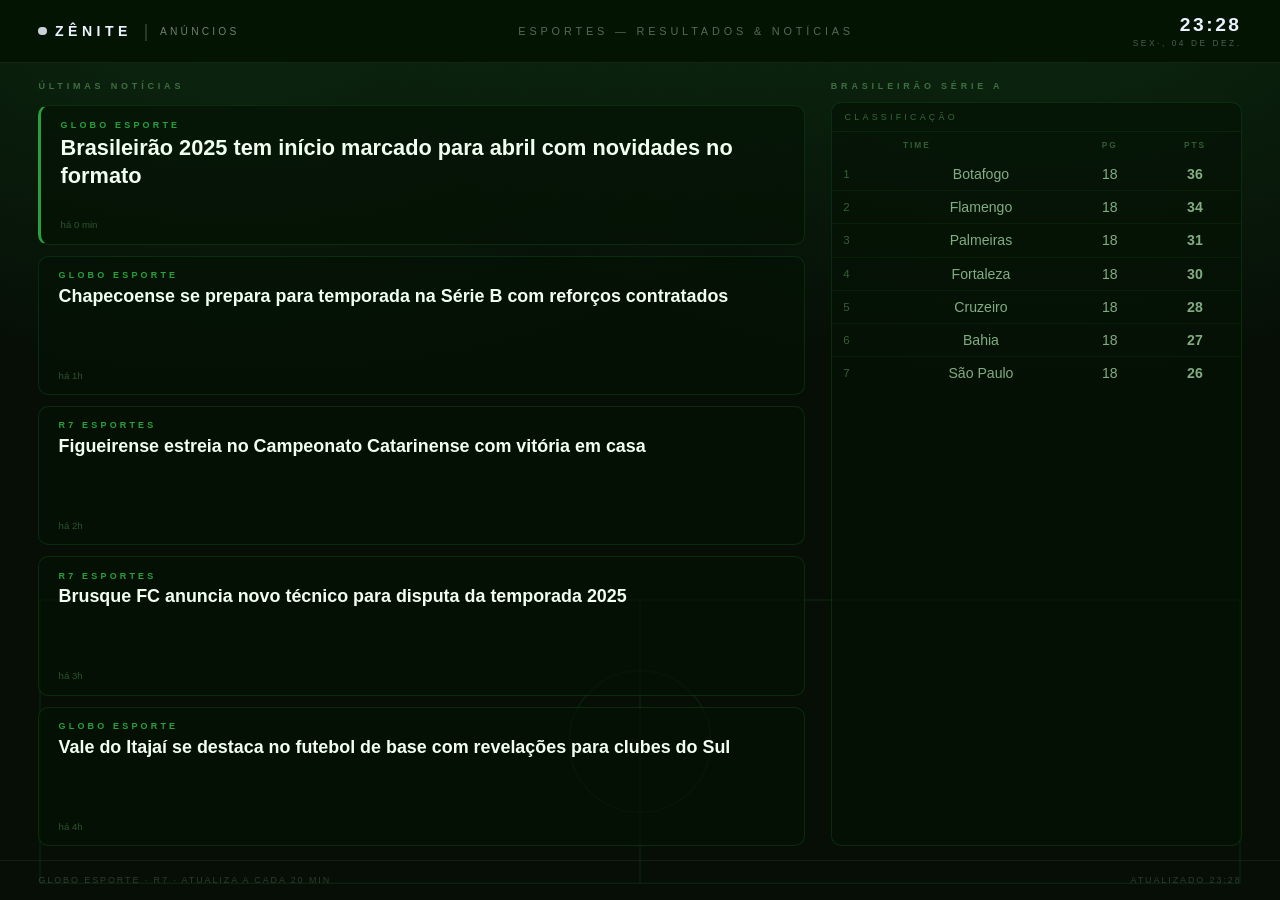
<file: esportes.html>
<!DOCTYPE html>
<html lang="pt-BR">
<head>
<meta charset="UTF-8">
<meta name="viewport" content="width=device-width,initial-scale=1,viewport-fit=cover">
<meta name="mobile-web-app-capable" content="yes">
<title>Esportes — Resultados & Notícias – Zênite</title>
<style>
*{margin:0;padding:0;box-sizing:border-box}
:root{
  --bar:#031403;--acc:#28A03C;--bg:#060E06;
  --text:#EDF2FF;--muted:rgba(255,255,255,.5);--dim:rgba(255,255,255,.22);
  --card:rgba(5,18,5,.72);--brd:rgba(40,160,60,.18)
}
html{font-size:clamp(12px,1.5vw,22px)}
body{background:var(--bg);color:var(--text);font-family:"Helvetica Neue",Arial,sans-serif;
  width:100vw;height:100vh;display:flex;flex-direction:column;overflow:hidden;
  -webkit-text-size-adjust:100%}
.bar{height:7vh;min-height:44px;max-height:72px;background:var(--bar);
  display:flex;align-items:center;justify-content:space-between;padding:0 3vw;
  flex-shrink:0;border-bottom:1px solid rgba(255,255,255,.07);position:relative;z-index:10}
.brand{display:flex;align-items:center;gap:.6vw}
.brand-dot{width:.7vw;height:.7vw;min-width:6px;min-height:6px;border-radius:50%;background:var(--text);opacity:.85}
.brand-name{font-size:clamp(11px,1.1vw,18px);font-weight:800;letter-spacing:.35vw;color:var(--text);text-transform:uppercase}
.brand-sep{color:rgba(255,255,255,.2);margin:0 .3vw}
.brand-sub{font-size:clamp(8px,.8vw,13px);letter-spacing:.25vw;color:rgba(255,255,255,.45);text-transform:uppercase}
.bar-title{font-size:clamp(9px,.85vw,14px);letter-spacing:.3vw;color:rgba(255,255,255,.35);text-transform:uppercase}
.clock-box{display:flex;flex-direction:column;align-items:flex-end;gap:.2vh}
.clock{font-size:clamp(14px,1.5vw,24px);font-weight:800;letter-spacing:.2vw;color:var(--text);font-variant-numeric:tabular-nums}
.dstr{font-size:clamp(7px,.65vw,11px);letter-spacing:.2vw;color:rgba(255,255,255,.3);text-transform:uppercase}
.main{flex:1;overflow:hidden;display:flex;position:relative}
.bot{height:4.5vh;min-height:26px;max-height:50px;display:flex;align-items:center;
  justify-content:space-between;padding:0 3vw;border-top:1px solid rgba(255,255,255,.06);
  flex-shrink:0;position:relative;z-index:10}
.bot span{font-size:clamp(8px,.7vw,12px);letter-spacing:.15vw;color:rgba(255,255,255,.18);text-transform:uppercase}
.card{background:var(--card);border:1px solid var(--brd);border-radius:clamp(6px,.8vw,14px);
  padding:clamp(10px,1.8vh,24px) clamp(12px,1.8vw,26px)}
.tag{font-size:clamp(8px,.7vw,12px);font-weight:800;letter-spacing:.3vw;color:var(--acc);text-transform:uppercase;margin-bottom:.4vh}
.ld{display:flex;align-items:center;justify-content:center;flex:1;
  font-size:clamp(11px,1.1vw,18px);letter-spacing:.2vw;color:rgba(255,255,255,.22);text-transform:uppercase}
.scene{position:absolute;inset:0;z-index:0;pointer-events:none;overflow:hidden}
.scene svg{width:100%;height:100%}
.content{position:relative;z-index:2;flex:1;display:flex;overflow:hidden}

@media (orientation:portrait){
  .content{flex-direction:column!important;padding:1.5vh 3vw}
  .left,.right{flex:unset!important;width:100%}
  .left{flex:1.4!important}
  .right{flex:1!important}
  .ec{flex:0 0 auto!important;max-height:none!important;
    height:calc((100vh - 7vh - 4.5vh - 4vh) / 5.2);min-height:0}
  .ec.top .ettl{font-size:clamp(13px,2.8vw,20px)!important}
  .ettl{font-size:clamp(12px,2.5vw,18px)!important}
  .esrc{font-size:clamp(9px,1.8vw,14px)!important}
  .tbox{max-height:32vh;overflow:hidden}
  table td,table th{padding:clamp(3px,1vw,8px) clamp(4px,1.2vw,10px)!important;font-size:clamp(10px,2.2vw,15px)!important}
}
</style>
</head>
<body>
<div class="bar">
  <div class="brand">
    <div class="brand-dot"></div>
    <span class="brand-name">ZÊNITE</span>
    <span class="brand-sep">|</span>
    <span class="brand-sub">Anúncios</span>
  </div>
  <span class="bar-title">Esportes — Resultados & Notícias</span>
  <div class="clock-box">
    <span id="clock" class="clock">--:--</span>
    <span id="dstr" class="dstr"></span>
  </div>
</div>
<style>
.content{flex-direction:row;padding:2vh 3vw 1.5vh;gap:2vw}
.left{flex:1.4;display:flex;flex-direction:column;gap:1.2vh}
.right{flex:.75;display:flex;flex-direction:column;gap:.8vh}
.ch{font-size:clamp(8px,.7vw,12px);font-weight:800;letter-spacing:.3vw;color:rgba(160,255,160,.35);text-transform:uppercase;margin-bottom:.4vh}
.ec{background:rgba(5,18,5,.72);border:1px solid rgba(40,160,60,.18);border-radius:clamp(6px,.8vw,14px);
  padding:clamp(8px,1.5vh,20px) clamp(10px,1.5vw,20px);flex:1;min-height:0;max-height:28vh;display:flex;flex-direction:column;gap:.5vh;overflow:hidden}
.ec.top{border-left:clamp(2px,.25vw,4px) solid #28A03C;border-radius:clamp(6px,.8vw,14px)}
.esrc{font-size:clamp(8px,.7vw,12px);font-weight:800;letter-spacing:.25vw;color:#28A03C;text-transform:uppercase}
.ettl{font-size:clamp(12px,1.4vw,22px);font-weight:700;line-height:1.25;color:#F0FFF0}
.ec.top .ettl{font-size:clamp(14px,1.7vw,26px)}
.eago{font-size:clamp(8px,.75vw,13px);color:rgba(150,255,150,.28);margin-top:auto}
.tbox{background:rgba(5,18,5,.72);border:1px solid rgba(40,160,60,.18);border-radius:clamp(6px,.8vw,14px);overflow:hidden;flex:1}
.th{padding:clamp(6px,1vh,14px) clamp(8px,1vw,16px);font-size:clamp(8px,.7vw,12px);letter-spacing:.25vw;color:rgba(160,255,160,.35);text-transform:uppercase;border-bottom:1px solid rgba(40,160,60,.12)}
table{width:100%;border-collapse:collapse}
th{font-size:clamp(7px,.65vw,11px);letter-spacing:.15vw;color:rgba(160,255,160,.3);text-transform:uppercase;padding:clamp(5px,.9vh,12px) clamp(6px,.9vw,12px);text-align:center}
th:first-child{text-align:left}
td{padding:clamp(5px,.9vh,11px) clamp(6px,.9vw,12px);border-bottom:1px solid rgba(40,160,60,.08);text-align:center;color:rgba(200,255,200,.65);font-size:clamp(10px,1.1vw,17px)}
td:first-child{text-align:left;font-weight:700;color:#F0FFF0}
td.pos{color:rgba(160,255,160,.32);font-weight:400;font-size:clamp(9px,.9vw,14px)}
tr:last-child td{border:none}

@media (orientation:portrait){
  .content{flex-direction:column!important;padding:1.5vh 3vw}
  .left,.right{flex:unset!important;width:100%}
  .left{flex:1.4!important}
  .right{flex:1!important}
  .ec{flex:0 0 auto!important;max-height:none!important;
    height:calc((100vh - 7vh - 4.5vh - 4vh) / 5.2);min-height:0}
  .ec.top .ettl{font-size:clamp(13px,2.8vw,20px)!important}
  .ettl{font-size:clamp(12px,2.5vw,18px)!important}
  .esrc{font-size:clamp(9px,1.8vw,14px)!important}
  .tbox{max-height:32vh;overflow:hidden}
  table td,table th{padding:clamp(3px,1vw,8px) clamp(4px,1.2vw,10px)!important;font-size:clamp(10px,2.2vw,15px)!important}
}
</style>
<div class="scene"><svg viewBox="0 0 1920 1080" preserveAspectRatio="xMidYMid slice">
<defs>
  <radialGradient id="sp1" cx="25%" cy="0%" r="42%"><stop offset="0%" stop-color="#28A03C" stop-opacity=".18"/><stop offset="100%" stop-color="#28A03C" stop-opacity="0"/></radialGradient>
  <radialGradient id="sp2" cx="75%" cy="0%" r="42%"><stop offset="0%" stop-color="#28A03C" stop-opacity=".18"/><stop offset="100%" stop-color="#28A03C" stop-opacity="0"/></radialGradient>
</defs>
<rect width="1920" height="1080" fill="#060E06"/>
<rect width="1920" height="1080" fill="url(#sp1)"/><rect width="1920" height="1080" fill="url(#sp2)"/>
<g stroke="#28A03C" stroke-width="1.5" fill="none" opacity=".15">
  <rect x="240" y="720" width="1440" height="340"/>
  <line x1="960" y1="720" x2="960" y2="1060"/>
  <circle cx="960" cy="890" r="85"/>
</g>
</svg></div>
<div class="main">
  <div class="content" id="main-wrap"><div class="ld">Carregando...</div></div>
</div>
<div class="bot"><span>Globo Esporte · R7 · Atualiza a cada 20 min</span><span id="upd">—</span></div>
<script>
var FEEDS=[
  {url:'https://globoesporte.globo.com/futebol/rss2.0.xml',name:'Globo Esporte'},
  {url:'https://esportes.r7.com/feed/',name:'R7 Esportes'}
];
var API='https://api.rss2json.com/v1/api.json?rss_url=';
var TAB=[{p:1,t:'Botafogo',pts:36,pg:18},{p:2,t:'Flamengo',pts:34,pg:18},{p:3,t:'Palmeiras',pts:31,pg:18},{p:4,t:'Fortaleza',pts:30,pg:18},{p:5,t:'Cruzeiro',pts:28,pg:18},{p:6,t:'Bahia',pts:27,pg:18},{p:7,t:'São Paulo',pts:26,pg:18}];
function strip(h){return(h||'').replace(/<[^>]*>/g,'').replace(/&[a-z#0-9]+;/g,' ').trim()}
function ago(d){var m=(Date.now()-new Date(d))/60000;if(m<60)return'há '+Math.round(m)+' min';if(m<1440)return'há '+Math.round(m/60)+'h';return'ontem';}
async function load(){
  var items=[];
  for(var i=0;i<FEEDS.length;i++){
    try{var r=await fetch(API+encodeURIComponent(FEEDS[i].url)+'&count=5');var d=await r.json();
    if(d.status==='ok')d.items.slice(0,4).forEach(function(it){items.push(Object.assign({},it,{source:FEEDS[i].name}))});}catch(e){}
    if(items.length>=5)break;
  }
  items.sort(function(a,b){return new Date(b.pubDate)-new Date(a.pubDate)});
  var top=items.slice(0,5);
  if(!top.length){top=[
    {title:'Brasileirão 2025 tem início marcado para abril com novidades no formato',source:'Globo Esporte',pubDate:new Date().toISOString()},
    {title:'Chapecoense se prepara para temporada na Série B com reforços contratados',source:'Globo Esporte',pubDate:new Date(Date.now()-3600000).toISOString()},
    {title:'Figueirense estreia no Campeonato Catarinense com vitória em casa',source:'R7 Esportes',pubDate:new Date(Date.now()-7200000).toISOString()},
    {title:'Brusque FC anuncia novo técnico para disputa da temporada 2025',source:'R7 Esportes',pubDate:new Date(Date.now()-10800000).toISOString()},
    {title:'Vale do Itajaí se destaca no futebol de base com revelações para clubes do Sul',source:'Globo Esporte',pubDate:new Date(Date.now()-14400000).toISOString()},
  ];}
  var lh='<div class="ch">Últimas notícias</div>';
  top.forEach(function(it,i){
    lh+='<div class="ec'+(i===0?' top':'')+'"><span class="esrc">'+it.source+'</span>'
      +'<span class="ettl">'+strip(it.title).substring(0,90)+'</span>'
      +'<span class="eago">'+ago(it.pubDate)+'</span></div>';
  });
  var rh='<div class="ch">Brasileirão Série A</div>'
    +'<div class="tbox"><div class="th">Classificação</div>'
    +'<table><tr><th></th><th style="text-align:left">Time</th><th>PG</th><th>PTS</th></tr>';
  TAB.forEach(function(row){rh+='<tr><td class="pos">'+row.p+'</td><td>'+row.t+'</td><td>'+row.pg+'</td><td><strong>'+row.pts+'</strong></td></tr>';});
  rh+='</table></div>';
  document.getElementById('main-wrap').innerHTML='<div class="left">'+lh+'</div><div class="right">'+rh+'</div>';
  document.getElementById('upd').textContent='Atualizado '+new Date().toLocaleTimeString('pt-BR',{hour:'2-digit',minute:'2-digit'});
}

(function tick(){
  var n=new Date();
  var c=document.getElementById('clock');
  var d=document.getElementById('dstr');
  if(c)c.textContent=n.toLocaleTimeString('pt-BR',{hour:'2-digit',minute:'2-digit'});
  if(d)d.textContent=n.toLocaleDateString('pt-BR',{weekday:'short',day:'2-digit',month:'short'}).replace('.','·').toUpperCase();
  setTimeout(tick,1000);
})();

load();setInterval(load,20*60*1000);setTimeout(function(){location.reload()},4*60*60*1000);
</script></body></html>
</file>
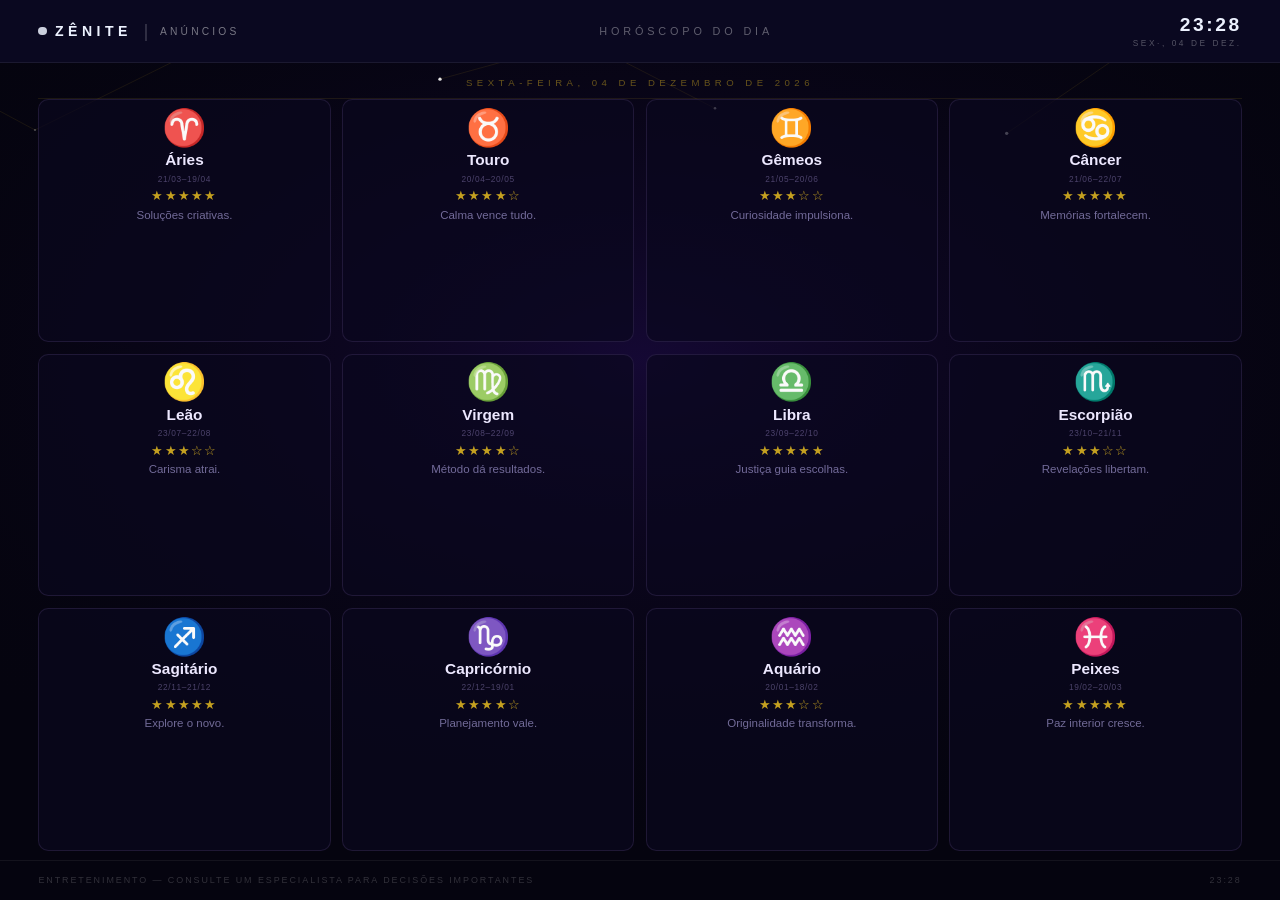
<file: horoscopo.html>
<!DOCTYPE html>
<html lang="pt-BR">
<head>
<meta charset="UTF-8">
<meta name="viewport" content="width=device-width,initial-scale=1,viewport-fit=cover">
<meta name="mobile-web-app-capable" content="yes">
<title>Horóscopo do Dia – Zênite</title>
<style>
*{margin:0;padding:0;box-sizing:border-box}
:root{
  --bar:#0A0820;--acc:#C4A020;--bg:#05040F;
  --text:#EDF2FF;--muted:rgba(255,255,255,.5);--dim:rgba(255,255,255,.22);
  --card:rgba(10,8,30,.7);--brd:rgba(150,120,200,.16)
}
html{font-size:clamp(12px,1.5vw,22px)}
body{background:var(--bg);color:var(--text);font-family:"Helvetica Neue",Arial,sans-serif;
  width:100vw;height:100vh;display:flex;flex-direction:column;overflow:hidden;
  -webkit-text-size-adjust:100%}
.bar{height:7vh;min-height:44px;max-height:72px;background:var(--bar);
  display:flex;align-items:center;justify-content:space-between;padding:0 3vw;
  flex-shrink:0;border-bottom:1px solid rgba(255,255,255,.07);position:relative;z-index:10}
.brand{display:flex;align-items:center;gap:.6vw}
.brand-dot{width:.7vw;height:.7vw;min-width:6px;min-height:6px;border-radius:50%;background:var(--text);opacity:.85}
.brand-name{font-size:clamp(11px,1.1vw,18px);font-weight:800;letter-spacing:.35vw;color:var(--text);text-transform:uppercase}
.brand-sep{color:rgba(255,255,255,.2);margin:0 .3vw}
.brand-sub{font-size:clamp(8px,.8vw,13px);letter-spacing:.25vw;color:rgba(255,255,255,.45);text-transform:uppercase}
.bar-title{font-size:clamp(9px,.85vw,14px);letter-spacing:.3vw;color:rgba(255,255,255,.35);text-transform:uppercase}
.clock-box{display:flex;flex-direction:column;align-items:flex-end;gap:.2vh}
.clock{font-size:clamp(14px,1.5vw,24px);font-weight:800;letter-spacing:.2vw;color:var(--text);font-variant-numeric:tabular-nums}
.dstr{font-size:clamp(7px,.65vw,11px);letter-spacing:.2vw;color:rgba(255,255,255,.3);text-transform:uppercase}
.main{flex:1;overflow:hidden;display:flex;position:relative}
.bot{height:4.5vh;min-height:26px;max-height:50px;display:flex;align-items:center;
  justify-content:space-between;padding:0 3vw;border-top:1px solid rgba(255,255,255,.06);
  flex-shrink:0;position:relative;z-index:10}
.bot span{font-size:clamp(8px,.7vw,12px);letter-spacing:.15vw;color:rgba(255,255,255,.18);text-transform:uppercase}
.card{background:var(--card);border:1px solid var(--brd);border-radius:clamp(6px,.8vw,14px);
  padding:clamp(10px,1.8vh,24px) clamp(12px,1.8vw,26px)}
.tag{font-size:clamp(8px,.7vw,12px);font-weight:800;letter-spacing:.3vw;color:var(--acc);text-transform:uppercase;margin-bottom:.4vh}
.ld{display:flex;align-items:center;justify-content:center;flex:1;
  font-size:clamp(11px,1.1vw,18px);letter-spacing:.2vw;color:rgba(255,255,255,.22);text-transform:uppercase}
.scene{position:absolute;inset:0;z-index:0;pointer-events:none;overflow:hidden}
.scene svg{width:100%;height:100%}
.content{position:relative;z-index:2;flex:1;display:flex;overflow:hidden}

@media (orientation:portrait){
  .grid{grid-template-columns:repeat(3,1fr)!important;gap:clamp(5px,1.5vw,10px)!important}
  .sc-i{font-size:clamp(18px,4.5vw,32px)!important}
  .sc-n{font-size:clamp(10px,2.5vw,16px)!important}
  .sc-p{font-size:clamp(7px,1.5vw,11px)!important}
  .sc-s{font-size:clamp(8px,1.8vw,13px)!important}
  .sc-t{font-size:clamp(8px,1.8vw,13px)!important}
  .sc{padding:clamp(6px,1.5vw,12px)!important;gap:.3vh!important}
  .hdate{font-size:clamp(9px,2vw,14px)!important}
}
</style>
</head>
<body>
<div class="bar">
  <div class="brand">
    <div class="brand-dot"></div>
    <span class="brand-name">ZÊNITE</span>
    <span class="brand-sep">|</span>
    <span class="brand-sub">Anúncios</span>
  </div>
  <span class="bar-title">Horóscopo do Dia</span>
  <div class="clock-box">
    <span id="clock" class="clock">--:--</span>
    <span id="dstr" class="dstr"></span>
  </div>
</div>
<style>
.scene svg{width:100%;height:100%}
.content{flex-direction:column;padding:1.5vh 3vw 0}
.hdate{font-size:clamp(8px,.75vw,13px);letter-spacing:.35vw;color:rgba(196,160,32,.5);text-transform:uppercase;
  text-align:center;padding-bottom:1.2vh;border-bottom:1px solid rgba(196,160,32,.12);flex-shrink:0}
.grid{display:grid;grid-template-columns:repeat(4,1fr);gap:clamp(6px,.9vw,14px);flex:1;overflow:hidden;padding-bottom:1vh}
.sc{background:rgba(10,8,30,.7);border:1px solid rgba(150,120,200,.16);border-radius:clamp(6px,.8vw,14px);
  padding:clamp(8px,1.2vh,18px) clamp(8px,1vw,14px);display:flex;flex-direction:column;align-items:center;gap:.5vh;text-align:center}
.sc-i{font-size:clamp(20px,2.8vw,42px);line-height:1}
.sc-n{font-size:clamp(11px,1.2vw,18px);font-weight:800;color:#EDE8FF}
.sc-p{font-size:clamp(7px,.65vw,11px);color:rgba(200,180,255,.35);letter-spacing:.05vw}
.sc-s{font-size:clamp(9px,1vw,15px);color:#C4A020;letter-spacing:.1vw}
.sc-t{font-size:clamp(9px,.9vw,14px);color:rgba(200,190,255,.55);line-height:1.35;text-align:center}

@media (orientation:portrait){
  .grid{grid-template-columns:repeat(3,1fr)!important;gap:clamp(5px,1.5vw,10px)!important}
  .sc-i{font-size:clamp(18px,4.5vw,32px)!important}
  .sc-n{font-size:clamp(10px,2.5vw,16px)!important}
  .sc-p{font-size:clamp(7px,1.5vw,11px)!important}
  .sc-s{font-size:clamp(8px,1.8vw,13px)!important}
  .sc-t{font-size:clamp(8px,1.8vw,13px)!important}
  .sc{padding:clamp(6px,1.5vw,12px)!important;gap:.3vh!important}
  .hdate{font-size:clamp(9px,2vw,14px)!important}
}
</style>
<div class="scene"><svg viewBox="0 0 1920 1080" preserveAspectRatio="xMidYMid slice">
<defs><radialGradient id="cs" cx="50%" cy="40%" r="56%"><stop offset="0%" stop-color="#1A0A40" stop-opacity=".75"/><stop offset="100%" stop-color="#05040F" stop-opacity="0"/></radialGradient></defs>
<rect width="1920" height="1080" fill="#05040F"/>
<rect width="1920" height="1080" fill="url(#cs)"/>
<g fill="#fff"><circle cx="96" cy="82" r="1.5" opacity=".8"/><circle cx="234" cy="156" r="1" opacity=".5"/><circle cx="412" cy="68" r="1.5" opacity=".7"/><circle cx="720" cy="95" r="2" opacity=".9"/><circle cx="890" cy="48" r="1" opacity=".5"/><circle cx="1050" cy="130" r="1.5" opacity=".7"/><circle cx="1400" cy="160" r="2" opacity=".8"/><circle cx="1560" cy="50" r="1.5" opacity=".7"/><circle cx="1800" cy="105" r="1.5" opacity=".8"/></g>
<g stroke="#C4A020" stroke-width=".8" opacity=".16"><line x1="96" y1="82" x2="234" y2="156"/><line x1="234" y1="156" x2="412" y2="68"/><line x1="720" y1="95" x2="890" y2="48"/><line x1="890" y1="48" x2="1050" y2="130"/><line x1="1400" y1="160" x2="1560" y2="50"/></g>
</svg></div>
<div class="main">
  <div class="content">
    <div class="hdate" id="hd"></div>
    <div class="grid" id="grid"></div>
  </div>
</div>
<div class="bot"><span>Entretenimento — consulte um especialista para decisões importantes</span><span id="upd">—</span></div>
<script>
var SG=[{n:'Áries',i:'♈',p:'21/03–19/04'},{n:'Touro',i:'♉',p:'20/04–20/05'},{n:'Gêmeos',i:'♊',p:'21/05–20/06'},{n:'Câncer',i:'♋',p:'21/06–22/07'},{n:'Leão',i:'♌',p:'23/07–22/08'},{n:'Virgem',i:'♍',p:'23/08–22/09'},{n:'Libra',i:'♎',p:'23/09–22/10'},{n:'Escorpião',i:'♏',p:'23/10–21/11'},{n:'Sagitário',i:'♐',p:'22/11–21/12'},{n:'Capricórnio',i:'♑',p:'22/12–19/01'},{n:'Aquário',i:'♒',p:'20/01–18/02'},{n:'Peixes',i:'♓',p:'19/02–20/03'}];
var PV=[
['Novos começos favorecidos.','Finanças em destaque.','Comunicação fluida.','Lar traz clareza.','Energia alta.','Organização é chave.','Harmonia nos vínculos.','Transformações positivas.','Otimismo guia o dia.','Disciplina rende frutos.','Inovação em alta.','Intuição aguçada.'],
['Energia renovada.','Invista em si mesmo.','Novas ideias surgem.','Amor correspondido.','Reconhecimento à vista.','Detalhes importam.','Decisões mais claras.','Revelações positivas.','Horizonte se expande.','Metas avançam bem.','Amizades fortalecem.','Sonhos revelam caminhos.'],
['Liderança atrai chances.','Estabilidade favorece.','Aprenda algo novo.','Ouça o coração.','Criatividade em alta.','Saúde em foco.','Parcerias prosperam.','Crescimento emocional.','Sabedoria ilumina.','Persistência vence.','Projetos coletivos.','Compaixão abre portas.'],
['Coragem para decidir.','Paciência traz paz.','Vínculos se fortalecem.','Lar é porto seguro.','Generosidade volta.','Análise evita erros.','Equilíbrio é essencial.','Mistérios se revelam.','Aventuras trazem sorte.','Esforço reconhecido.','Independência cresce.','Imaginação fértil.'],
['Conquistas rápidas.','Conforto satisfaz.','Projetos avançam.','Intuição alta.','Aproveite o momento.','Qualidade garantida.','Diplomacia resolve.','Regeneração em alta.','Filosofia ilumina.','Ambição equilibrada.','Tecnologia a favor.','Amor traz leveza.'],
['Soluções criativas.','Calma vence tudo.','Curiosidade impulsiona.','Memórias fortalecem.','Carisma atrai.','Método dá resultados.','Justiça guia escolhas.','Revelações libertam.','Explore o novo.','Planejamento vale.','Originalidade transforma.','Paz interior cresce.'],
['Renovação positiva.','Gratidão traz mais.','Clareza valorizada.','Laços afetivos nutrem.','Entusiasmo contagia.','Foco no essencial.','Beleza nas pequenas coisas.','Coragem revela forças.','Liberdade renova.','Tradição sustenta.','Solidariedade abre caminhos.','Fé e esperança iluminam.']
];
var ST=['★★★★★','★★★★☆','★★★☆☆','★★★★★','★★★☆☆','★★★★☆','★★★★★','★★★☆☆','★★★★★','★★★★☆','★★★☆☆','★★★★★'];
function render(){
  var h=new Date();var p=PV[h.getDay()];
  document.getElementById('hd').textContent=h.toLocaleDateString('pt-BR',{weekday:'long',day:'2-digit',month:'long',year:'numeric'}).toUpperCase();
  document.getElementById('grid').innerHTML=SG.map(function(s,i){
    return '<div class="sc"><div class="sc-i">'+s.i+'</div><div class="sc-n">'+s.n+'</div>'
      +'<div class="sc-p">'+s.p+'</div><div class="sc-s">'+ST[i]+'</div><div class="sc-t">'+p[i]+'</div></div>';
  }).join('');
  document.getElementById('upd').textContent=h.toLocaleTimeString('pt-BR',{hour:'2-digit',minute:'2-digit'});
}

(function tick(){
  var n=new Date();
  var c=document.getElementById('clock');
  var d=document.getElementById('dstr');
  if(c)c.textContent=n.toLocaleTimeString('pt-BR',{hour:'2-digit',minute:'2-digit'});
  if(d)d.textContent=n.toLocaleDateString('pt-BR',{weekday:'short',day:'2-digit',month:'short'}).replace('.','·').toUpperCase();
  setTimeout(tick,1000);
})();

render();setInterval(render,60*60*1000);
</script></body></html>
</file>
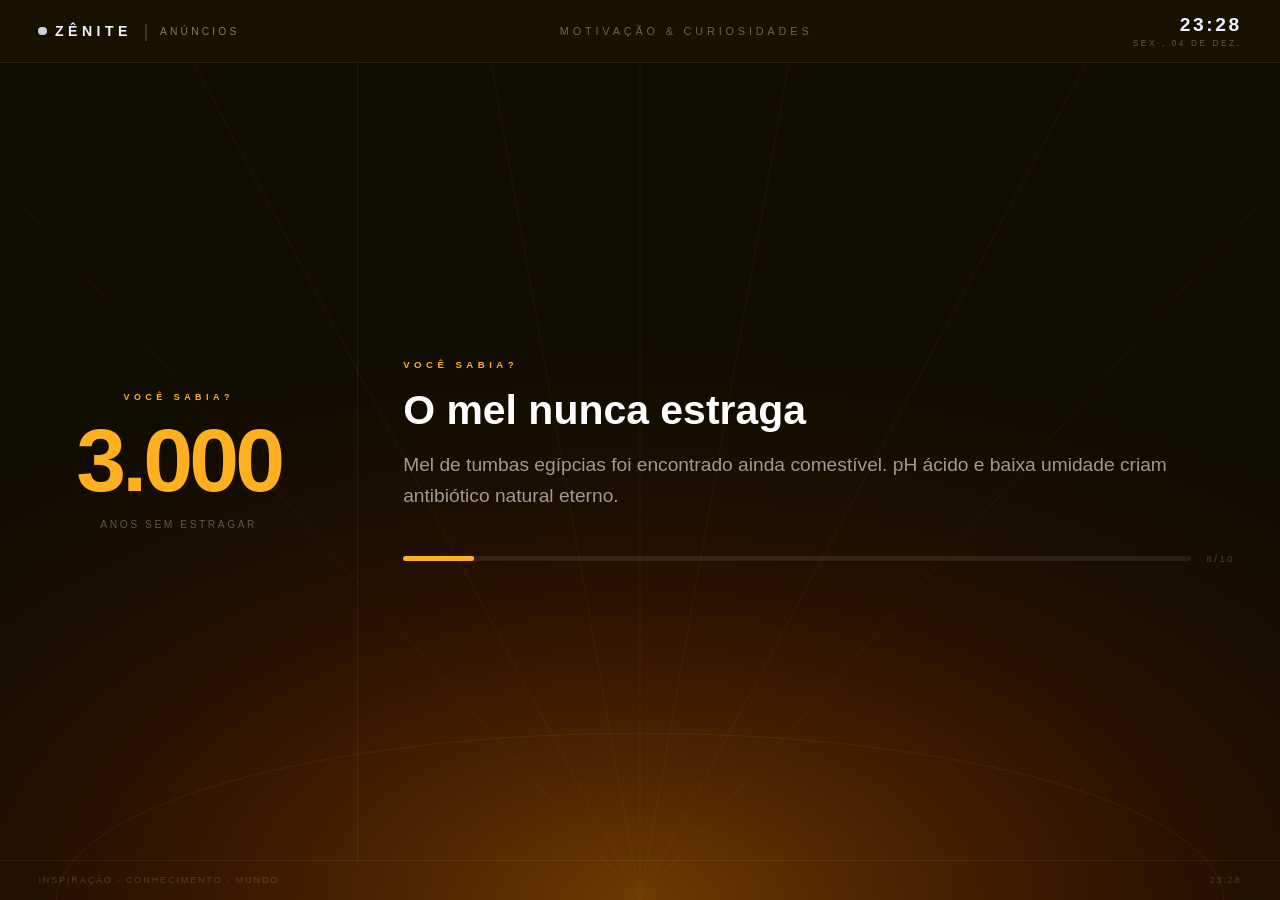
<file: motivacao.html>
<!DOCTYPE html>
<html lang="pt-BR">
<head>
<meta charset="UTF-8">
<meta name="viewport" content="width=device-width,initial-scale=1,viewport-fit=cover">
<meta name="mobile-web-app-capable" content="yes">
<title>Motivação & Curiosidades – Zênite</title>
<style>
*{margin:0;padding:0;box-sizing:border-box}
:root{
  --bar:#1A1000;--acc:#FFB020;--bg:#100C00;
  --text:#EDF2FF;--muted:rgba(255,255,255,.5);--dim:rgba(255,255,255,.22);
  --card:rgba(255,255,255,.05);--brd:rgba(255,255,255,.09)
}
html{font-size:clamp(12px,1.5vw,22px)}
body{background:var(--bg);color:var(--text);font-family:"Helvetica Neue",Arial,sans-serif;
  width:100vw;height:100vh;display:flex;flex-direction:column;overflow:hidden;
  -webkit-text-size-adjust:100%}
.bar{height:7vh;min-height:44px;max-height:72px;background:var(--bar);
  display:flex;align-items:center;justify-content:space-between;padding:0 3vw;
  flex-shrink:0;border-bottom:1px solid rgba(255,255,255,.07);position:relative;z-index:10}
.brand{display:flex;align-items:center;gap:.6vw}
.brand-dot{width:.7vw;height:.7vw;min-width:6px;min-height:6px;border-radius:50%;background:var(--text);opacity:.85}
.brand-name{font-size:clamp(11px,1.1vw,18px);font-weight:800;letter-spacing:.35vw;color:var(--text);text-transform:uppercase}
.brand-sep{color:rgba(255,255,255,.2);margin:0 .3vw}
.brand-sub{font-size:clamp(8px,.8vw,13px);letter-spacing:.25vw;color:rgba(255,255,255,.45);text-transform:uppercase}
.bar-title{font-size:clamp(9px,.85vw,14px);letter-spacing:.3vw;color:rgba(255,255,255,.35);text-transform:uppercase}
.clock-box{display:flex;flex-direction:column;align-items:flex-end;gap:.2vh}
.clock{font-size:clamp(14px,1.5vw,24px);font-weight:800;letter-spacing:.2vw;color:var(--text);font-variant-numeric:tabular-nums}
.dstr{font-size:clamp(7px,.65vw,11px);letter-spacing:.2vw;color:rgba(255,255,255,.3);text-transform:uppercase}
.main{flex:1;overflow:hidden;display:flex;position:relative}
.bot{height:4.5vh;min-height:26px;max-height:50px;display:flex;align-items:center;
  justify-content:space-between;padding:0 3vw;border-top:1px solid rgba(255,255,255,.06);
  flex-shrink:0;position:relative;z-index:10}
.bot span{font-size:clamp(8px,.7vw,12px);letter-spacing:.15vw;color:rgba(255,255,255,.18);text-transform:uppercase}
.card{background:var(--card);border:1px solid var(--brd);border-radius:clamp(6px,.8vw,14px);
  padding:clamp(10px,1.8vh,24px) clamp(12px,1.8vw,26px)}
.tag{font-size:clamp(8px,.7vw,12px);font-weight:800;letter-spacing:.3vw;color:var(--acc);text-transform:uppercase;margin-bottom:.4vh}
.ld{display:flex;align-items:center;justify-content:center;flex:1;
  font-size:clamp(11px,1.1vw,18px);letter-spacing:.2vw;color:rgba(255,255,255,.22);text-transform:uppercase}
.scene{position:absolute;inset:0;z-index:0;pointer-events:none;overflow:hidden}
.scene svg{width:100%;height:100%}
.content{position:relative;z-index:2;flex:1;display:flex;overflow:hidden}

@media (orientation:portrait){
  .content{flex-direction:column!important}
  .side{width:100%!important;flex-direction:row;align-items:center;justify-content:center;
    gap:4vw;border-right:none!important;border-bottom:1px solid rgba(255,255,255,.08);
    padding:2vh 3vw!important;flex-shrink:0}
  .stag{font-size:clamp(9px,2.5vw,15px)!important;display:none}
  .snum{font-size:clamp(44px,12vw,80px)!important}
  .slbl{font-size:clamp(9px,2.5vw,14px)!important}
  .right{flex:1;padding:2vh 4vw!important;justify-content:center}
  .rcat{font-size:clamp(9px,2.5vw,14px)!important}
  .rtitle{font-size:clamp(20px,5.5vw,42px)!important}
  .rdetail{font-size:clamp(13px,3.5vw,22px)!important;max-width:100%!important}
}
</style>
</head>
<body>
<div class="bar">
  <div class="brand">
    <div class="brand-dot"></div>
    <span class="brand-name">ZÊNITE</span>
    <span class="brand-sep">|</span>
    <span class="brand-sub">Anúncios</span>
  </div>
  <span class="bar-title">Motivação & Curiosidades</span>
  <div class="clock-box">
    <span id="clock" class="clock">--:--</span>
    <span id="dstr" class="dstr"></span>
  </div>
</div>
<style>
.scene svg{width:100%;height:100%}
.content{flex-direction:row}
.side{width:28vw;flex-shrink:0;display:flex;flex-direction:column;align-items:center;justify-content:center;
  padding:2vh 2vw;gap:1.5vh;text-align:center;border-right:1px solid rgba(255,255,255,.07)}
.stag{font-size:clamp(8px,.7vw,12px);font-weight:800;letter-spacing:.35vw;color:var(--acc);text-transform:uppercase}
.snum{font-size:clamp(42px,7vw,110px);font-weight:900;line-height:1;letter-spacing:-.3vw;color:var(--acc);word-break:break-all}
.slbl{font-size:clamp(8px,.8vw,13px);letter-spacing:.2vw;color:rgba(255,255,255,.3);text-transform:uppercase}
.right{flex:1;display:flex;flex-direction:column;justify-content:center;padding:3vh 3.5vw;gap:1.8vh}
.rcat{font-size:clamp(8px,.75vw,13px);font-weight:800;letter-spacing:.35vw;color:var(--acc);text-transform:uppercase}
.rtitle{font-size:clamp(22px,3.2vw,52px);font-weight:900;line-height:1.18;color:#fff}
.rdetail{font-size:clamp(13px,1.5vw,24px);color:rgba(255,255,255,.58);line-height:1.6;max-width:65vw}
.ralert{font-size:clamp(10px,1vw,16px);color:var(--acc);border:1px solid var(--acc);
  border-radius:.5vw;padding:.6vh 1.2vw;display:inline-block;opacity:.82;margin-top:.5vh}
.prow{display:flex;align-items:center;gap:1.2vw;margin-top:1vh}
.pwrap{flex:1;height:.45vh;min-height:2px;background:rgba(255,255,255,.08);border-radius:2px;overflow:hidden}
.pbar{height:100%;background:#FFB020;border-radius:2px}
.pct{font-size:clamp(8px,.75vw,12px);letter-spacing:.2vw;color:rgba(255,255,255,.22);text-transform:uppercase;flex-shrink:0}

@media (orientation:portrait){
  .content{flex-direction:column!important}
  .side{width:100%!important;flex-direction:row;align-items:center;justify-content:center;
    gap:4vw;border-right:none!important;border-bottom:1px solid rgba(255,255,255,.08);
    padding:2vh 3vw!important;flex-shrink:0}
  .stag{font-size:clamp(9px,2.5vw,15px)!important;display:none}
  .snum{font-size:clamp(44px,12vw,80px)!important}
  .slbl{font-size:clamp(9px,2.5vw,14px)!important}
  .right{flex:1;padding:2vh 4vw!important;justify-content:center}
  .rcat{font-size:clamp(9px,2.5vw,14px)!important}
  .rtitle{font-size:clamp(20px,5.5vw,42px)!important}
  .rdetail{font-size:clamp(13px,3.5vw,22px)!important;max-width:100%!important}
}
</style>
<div class="scene"><svg viewBox="0 0 1920 1080" preserveAspectRatio="xMidYMid slice">
<defs><radialGradient id="sun2" cx="50%" cy="100%" r="70%"><stop offset="0%" stop-color="#FF8800" stop-opacity=".38"/><stop offset="50%" stop-color="#FF4400" stop-opacity=".1"/><stop offset="100%" stop-color="#100C00" stop-opacity="0"/></radialGradient></defs>
<rect width="1920" height="1080" fill="#100C00"/>
<rect width="1920" height="1080" fill="url(#sun2)"/>
<g stroke="#FFB020" fill="none" opacity=".07">
  <line x1="960" y1="1080" x2="0" y2="0"/><line x1="960" y1="1080" x2="384" y2="0"/>
  <line x1="960" y1="1080" x2="768" y2="0"/><line x1="960" y1="1080" x2="960" y2="0"/>
  <line x1="960" y1="1080" x2="1152" y2="0"/><line x1="960" y1="1080" x2="1536" y2="0"/>
  <line x1="960" y1="1080" x2="1920" y2="0"/>
</g>
<ellipse cx="960" cy="1080" rx="700" ry="200" stroke="#FFB020" stroke-width="1" fill="none" opacity=".1"/>
</svg></div>
<div class="main">
  <div class="content">
    <div class="side">
      <div class="stag" id="stag">—</div>
      <div class="snum" id="snum">—</div>
      <div class="slbl" id="slbl">—</div>
    </div>
    <div class="right">
      <div class="rcat" id="rcat">—</div>
      <div class="rtitle" id="rtitle">—</div>
      <div class="rdetail" id="rdetail">—</div>
      <div id="ralert"></div>
      <div class="prow">
        <div class="pwrap"><div class="pbar" id="pbar"></div></div>
        <div class="pct" id="pct">1/10</div>
      </div>
    </div>
  </div>
</div>
<div class="bot"><span>Inspiração · Conhecimento · Mundo</span><span id="upd">—</span></div>
<script>
var D=[
{cat:'Frase do Dia',num:'✦',lbl:'inspiração',ttl:'"O sucesso é a soma de pequenos esforços repetidos dia após dia."',dtl:'— Robert Collier',alt:''},
{cat:'Você Sabia?',num:'260M',lbl:'falantes do português',ttl:'O português é falado por 260 milhões de pessoas',dtl:'É o 5º idioma mais falado do mundo e o mais falado no hemisfério sul.',alt:''},
{cat:'Frase do Dia',num:'✦',lbl:'inspiração',ttl:'"A persistência é o caminho do êxito."',dtl:'— Charles Chaplin',alt:''},
{cat:'Você Sabia?',num:'95%',lbl:'dos oceanos',ttl:'95% dos oceanos da Terra ainda não foram explorados',dtl:'Sabemos mais sobre a superfície da Lua do que sobre o fundo dos oceanos.',alt:''},
{cat:'Frase do Dia',num:'✦',lbl:'inspiração',ttl:'"Não importa o quanto vai devagar, desde que não pare."',dtl:'— Confúcio',alt:''},
{cat:'Você Sabia?',num:'100T',lbl:'conexões sinápticas',ttl:'O cérebro tem mais conexões que estrelas na Via Láctea',dtl:'100 trilhões de conexões — mais do que as estrelas da nossa galáxia inteira.',alt:''},
{cat:'Frase do Dia',num:'✦',lbl:'inspiração',ttl:'"Você é mais corajoso do que acredita e mais inteligente do que pensa."',dtl:'— A.A. Milne',alt:''},
{cat:'Você Sabia?',num:'3.000',lbl:'anos sem estragar',ttl:'O mel nunca estraga',dtl:'Mel de tumbas egípcias foi encontrado ainda comestível. pH ácido e baixa umidade criam antibiótico natural eterno.',alt:''},
{cat:'Frase do Dia',num:'✦',lbl:'inspiração',ttl:'"O talento é 1% inspiração e 99% transpiração."',dtl:'— Thomas Edison',alt:''},
{cat:'Você Sabia?',num:'3,8cm',lbl:'por ano',ttl:'A Lua se afasta da Terra a cada ano',dtl:'Daqui a 600 milhões de anos, eclipses totais do Sol não serão mais possíveis.',alt:''},
];
var idx=Math.floor(Math.random()*D.length),p=0,DUR=10;
function show(){
  var d=D[idx%D.length];
  document.getElementById('stag').textContent=d.cat;
  document.getElementById('snum').textContent=d.num;
  document.getElementById('slbl').textContent=d.lbl;
  document.getElementById('rcat').textContent=d.cat;
  document.getElementById('rtitle').textContent=d.ttl;
  document.getElementById('rdetail').textContent=d.dtl;
  var al=document.getElementById('ralert');
  if(d.alt){al.className='ralert';al.textContent=d.alt}else{al.className='';al.textContent=''}
  document.getElementById('pct').textContent=(idx%D.length+1)+'/'+D.length;
  document.getElementById('upd').textContent=new Date().toLocaleTimeString('pt-BR',{hour:'2-digit',minute:'2-digit'});
  p=0;
}
function tick(){p+=100/(DUR*10);if(p>=100){idx++;show()}document.getElementById('pbar').style.width=Math.min(p,100)+'%'}

(function tick(){
  var n=new Date();
  var c=document.getElementById('clock');
  var d=document.getElementById('dstr');
  if(c)c.textContent=n.toLocaleTimeString('pt-BR',{hour:'2-digit',minute:'2-digit'});
  if(d)d.textContent=n.toLocaleDateString('pt-BR',{weekday:'short',day:'2-digit',month:'short'}).replace('.','·').toUpperCase();
  setTimeout(tick,1000);
})();

show();setInterval(tick,100);
</script></body></html>
</file>
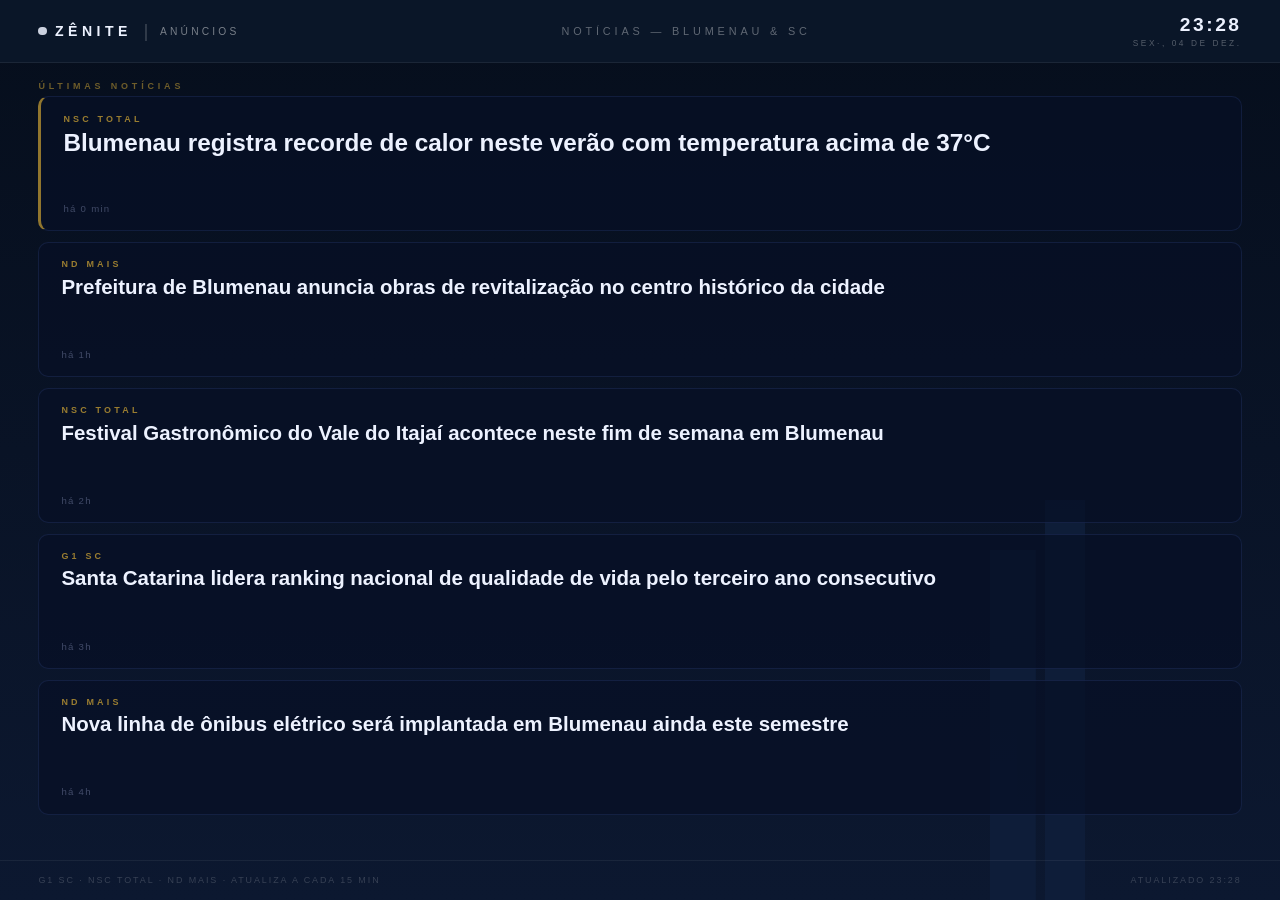
<file: noticias.html>
<!DOCTYPE html>
<html lang="pt-BR">
<head>
<meta charset="UTF-8">
<meta name="viewport" content="width=device-width,initial-scale=1,viewport-fit=cover">
<meta name="mobile-web-app-capable" content="yes">
<title>Notícias — Blumenau & SC – Zênite</title>
<style>
*{margin:0;padding:0;box-sizing:border-box}
:root{
  --bar:#0A1628;--acc:#B49132;--bg:#060E1C;
  --text:#EDF2FF;--muted:rgba(255,255,255,.5);--dim:rgba(255,255,255,.22);
  --card:rgba(8,16,38,.72);--brd:rgba(80,110,200,.16)
}
html{font-size:clamp(12px,1.5vw,22px)}
body{background:var(--bg);color:var(--text);font-family:"Helvetica Neue",Arial,sans-serif;
  width:100vw;height:100vh;display:flex;flex-direction:column;overflow:hidden;
  -webkit-text-size-adjust:100%}
.bar{height:7vh;min-height:44px;max-height:72px;background:var(--bar);
  display:flex;align-items:center;justify-content:space-between;padding:0 3vw;
  flex-shrink:0;border-bottom:1px solid rgba(255,255,255,.07);position:relative;z-index:10}
.brand{display:flex;align-items:center;gap:.6vw}
.brand-dot{width:.7vw;height:.7vw;min-width:6px;min-height:6px;border-radius:50%;background:var(--text);opacity:.85}
.brand-name{font-size:clamp(11px,1.1vw,18px);font-weight:800;letter-spacing:.35vw;color:var(--text);text-transform:uppercase}
.brand-sep{color:rgba(255,255,255,.2);margin:0 .3vw}
.brand-sub{font-size:clamp(8px,.8vw,13px);letter-spacing:.25vw;color:rgba(255,255,255,.45);text-transform:uppercase}
.bar-title{font-size:clamp(9px,.85vw,14px);letter-spacing:.3vw;color:rgba(255,255,255,.35);text-transform:uppercase}
.clock-box{display:flex;flex-direction:column;align-items:flex-end;gap:.2vh}
.clock{font-size:clamp(14px,1.5vw,24px);font-weight:800;letter-spacing:.2vw;color:var(--text);font-variant-numeric:tabular-nums}
.dstr{font-size:clamp(7px,.65vw,11px);letter-spacing:.2vw;color:rgba(255,255,255,.3);text-transform:uppercase}
.main{flex:1;overflow:hidden;display:flex;position:relative}
.bot{height:4.5vh;min-height:26px;max-height:50px;display:flex;align-items:center;
  justify-content:space-between;padding:0 3vw;border-top:1px solid rgba(255,255,255,.06);
  flex-shrink:0;position:relative;z-index:10}
.bot span{font-size:clamp(8px,.7vw,12px);letter-spacing:.15vw;color:rgba(255,255,255,.18);text-transform:uppercase}
.card{background:var(--card);border:1px solid var(--brd);border-radius:clamp(6px,.8vw,14px);
  padding:clamp(10px,1.8vh,24px) clamp(12px,1.8vw,26px)}
.tag{font-size:clamp(8px,.7vw,12px);font-weight:800;letter-spacing:.3vw;color:var(--acc);text-transform:uppercase;margin-bottom:.4vh}
.ld{display:flex;align-items:center;justify-content:center;flex:1;
  font-size:clamp(11px,1.1vw,18px);letter-spacing:.2vw;color:rgba(255,255,255,.22);text-transform:uppercase}
.scene{position:absolute;inset:0;z-index:0;pointer-events:none;overflow:hidden}
.scene svg{width:100%;height:100%}
.content{position:relative;z-index:2;flex:1;display:flex;overflow:hidden}

@media (orientation:portrait){
  .nc{flex:0 0 auto!important;max-height:none!important;
    height:calc((100vh - 7vh - 4.5vh - 3vh) / 5.2)}
  .nc.hl{height:calc((100vh - 7vh - 4.5vh - 3vh) / 5.2)!important}
  .nc-ttl{font-size:clamp(14px,3vw,22px)!important}
  .nc-src{font-size:clamp(9px,1.8vw,14px)!important}
  .nc-ago{font-size:clamp(9px,1.8vw,14px)!important}
  .ticker{height:5vh!important}
  .tick-in{font-size:clamp(11px,2.2vw,18px)!important}
}
</style>
</head>
<body>
<div class="bar">
  <div class="brand">
    <div class="brand-dot"></div>
    <span class="brand-name">ZÊNITE</span>
    <span class="brand-sep">|</span>
    <span class="brand-sub">Anúncios</span>
  </div>
  <span class="bar-title">Notícias — Blumenau & SC</span>
  <div class="clock-box">
    <span id="clock" class="clock">--:--</span>
    <span id="dstr" class="dstr"></span>
  </div>
</div>
<style>
.content{flex-direction:column;padding:2vh 3vw 0}
.col-head{font-size:clamp(8px,.7vw,12px);font-weight:800;letter-spacing:.3vw;color:rgba(180,145,50,.6);text-transform:uppercase;margin-bottom:.6vh}
.nc{background:rgba(8,16,38,.72);border:1px solid rgba(80,110,200,.16);border-radius:clamp(6px,.8vw,14px);
  padding:clamp(10px,1.8vh,22px) clamp(12px,1.8vw,22px);flex:1;display:flex;flex-direction:column;gap:.5vh;margin-bottom:1.2vh}
.nc:last-child{margin-bottom:0}
.nc.hl{border-left:clamp(2px,.25vw,4px) solid rgba(180,145,50,.8);border-radius:clamp(6px,.8vw,14px)}
.nc-src{font-size:clamp(8px,.7vw,12px);font-weight:800;letter-spacing:.25vw;color:rgba(180,145,50,.85);text-transform:uppercase}
.nc-ttl{font-size:clamp(14px,1.6vw,26px);font-weight:700;line-height:1.25;color:#EDF2FF}
.nc.hl .nc-ttl{font-size:clamp(16px,1.9vw,30px)}
.nc-ago{font-size:clamp(8px,.75vw,13px);color:rgba(200,210,255,.3);margin-top:auto;letter-spacing:.1vw}
.ticker{height:4.5vh;min-height:28px;flex-shrink:0;background:rgba(180,145,50,.12);
  border-top:1px solid rgba(180,145,50,.22);overflow:hidden;display:flex;align-items:center;margin-top:.5vh}
.tick-in{white-space:nowrap;font-size:clamp(10px,1vw,16px);letter-spacing:.15vw;
  color:rgba(200,175,100,.75);animation:tk 50s linear infinite;padding-left:100vw}
@keyframes tk{to{transform:translateX(-100%)}}

@media (orientation:portrait){
  .nc{flex:0 0 auto!important;max-height:none!important;
    height:calc((100vh - 7vh - 4.5vh - 3vh) / 5.2)}
  .nc.hl{height:calc((100vh - 7vh - 4.5vh - 3vh) / 5.2)!important}
  .nc-ttl{font-size:clamp(14px,3vw,22px)!important}
  .nc-src{font-size:clamp(9px,1.8vw,14px)!important}
  .nc-ago{font-size:clamp(9px,1.8vw,14px)!important}
  .ticker{height:5vh!important}
  .tick-in{font-size:clamp(11px,2.2vw,18px)!important}
}
</style>
<div class="scene"><svg viewBox="0 0 1920 1080" preserveAspectRatio="xMidYMid slice">
<defs><linearGradient id="nbg" x1="0" y1="0" x2="0" y2="1"><stop offset="0%" stop-color="#060E1C"/><stop offset="100%" stop-color="#0C1830"/></linearGradient></defs>
<rect width="1920" height="1080" fill="url(#nbg)"/>
<rect x="44" y="18" width="110" height="2" fill="#B49132" opacity=".7"/>
<g fill="#0F1E3A" opacity=".92">
  <rect x="0" y="700" width="55" height="380"/><rect x="65" y="640" width="38" height="440"/>
  <rect x="1380" y="660" width="55" height="420"/><rect x="1446" y="600" width="48" height="480"/>
</g>
</svg></div>
<div class="main">
  <div class="content" id="wrap" style="flex-direction:column">
    <div class="col-head">Últimas notícias</div>
    <div class="ld" style="flex:1">Carregando...</div>
  </div>
</div>
<div class="ticker"><div class="tick-in" id="ticker">—</div></div>
<div class="bot"><span>G1 SC · NSC Total · ND Mais · Atualiza a cada 15 min</span><span id="upd">—</span></div>
<script>
var FEEDS=[
  {url:'https://g1.globo.com/sc/santa-catarina/rss2.0.xml',name:'G1 SC'},
  {url:'https://www.nsctotal.com.br/rss.xml',name:'NSC Total'},
  {url:'https://ndmais.com.br/feed/',name:'ND Mais'}
];
var API='https://api.rss2json.com/v1/api.json?rss_url=';
function strip(h){return(h||'').replace(/<[^>]*>/g,'').replace(/&[a-z#0-9]+;/g,' ').trim()}
function ago(d){var m=(Date.now()-new Date(d))/60000;if(m<60)return'há '+Math.round(m)+' min';if(m<1440)return'há '+Math.round(m/60)+'h';return'ontem';}
var FALLBACK=[
  {title:'Blumenau registra recorde de calor neste verão com temperatura acima de 37°C',pubDate:new Date().toISOString(),source:'NSC Total'},
  {title:'Prefeitura de Blumenau anuncia obras de revitalização no centro histórico da cidade',pubDate:new Date(Date.now()-3600000).toISOString(),source:'ND Mais'},
  {title:'Festival Gastronômico do Vale do Itajaí acontece neste fim de semana em Blumenau',pubDate:new Date(Date.now()-7200000).toISOString(),source:'NSC Total'},
  {title:'Santa Catarina lidera ranking nacional de qualidade de vida pelo terceiro ano consecutivo',pubDate:new Date(Date.now()-10800000).toISOString(),source:'G1 SC'},
  {title:'Nova linha de ônibus elétrico será implantada em Blumenau ainda este semestre',pubDate:new Date(Date.now()-14400000).toISOString(),source:'ND Mais'},
];
async function load(){
  var items=[];
  for(var i=0;i<FEEDS.length;i++){
    try{var r=await fetch(API+encodeURIComponent(FEEDS[i].url)+'&count=5');var d=await r.json();
    if(d.status==='ok')d.items.slice(0,3).forEach(function(it){items.push(Object.assign({},it,{source:FEEDS[i].name}))});}catch(e){}
  }
  items.sort(function(a,b){return new Date(b.pubDate)-new Date(a.pubDate)});
  var top=items.slice(0,5);
  if(!top.length){top=FALLBACK;}
  var h='<div class="col-head">Últimas notícias</div>';
  top.forEach(function(it,i){
    h+='<div class="nc'+(i===0?' hl':'')+'"><span class="nc-src">'+it.source+'</span>'
      +'<span class="nc-ttl">'+strip(it.title).substring(0,105)+'</span>'
      +'<span class="nc-ago">'+ago(it.pubDate)+'</span></div>';
  });
  document.getElementById('wrap').innerHTML=h;
  document.getElementById('ticker').textContent=top.map(function(i){return strip(i.title).substring(0,80)}).join('   ·   ');
  document.getElementById('upd').textContent='Atualizado '+new Date().toLocaleTimeString('pt-BR',{hour:'2-digit',minute:'2-digit'});
}

(function tick(){
  var n=new Date();
  var c=document.getElementById('clock');
  var d=document.getElementById('dstr');
  if(c)c.textContent=n.toLocaleTimeString('pt-BR',{hour:'2-digit',minute:'2-digit'});
  if(d)d.textContent=n.toLocaleDateString('pt-BR',{weekday:'short',day:'2-digit',month:'short'}).replace('.','·').toUpperCase();
  setTimeout(tick,1000);
})();

load();setInterval(load,15*60*1000);setTimeout(function(){location.reload()},4*60*60*1000);
</script></body></html>
</file>
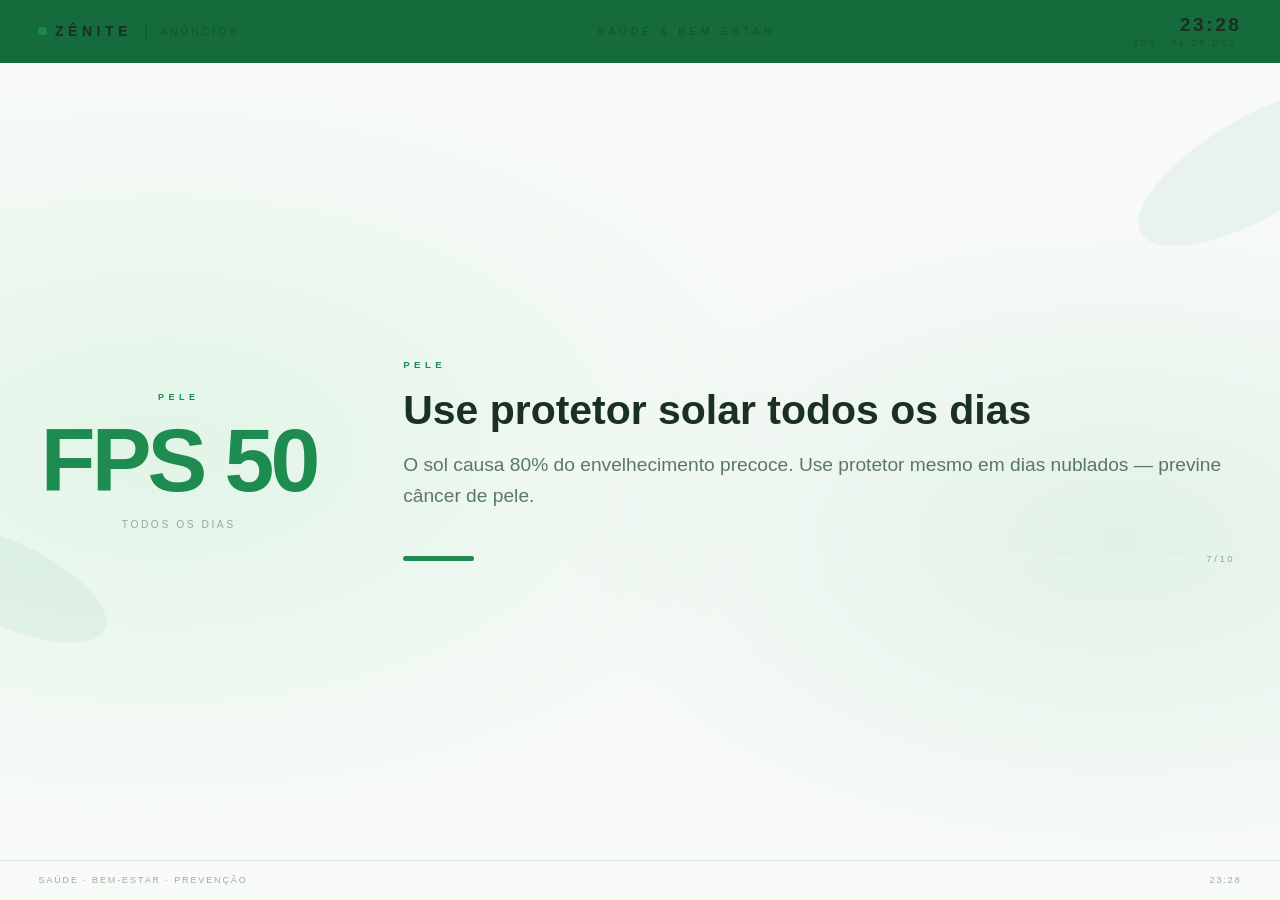
<file: saude.html>
<!DOCTYPE html>
<html lang="pt-BR">
<head>
<meta charset="UTF-8">
<meta name="viewport" content="width=device-width,initial-scale=1,viewport-fit=cover">
<meta name="mobile-web-app-capable" content="yes">
<title>Saúde & Bem-Estar – Zênite</title>
<style>
*{margin:0;padding:0;box-sizing:border-box}
:root{
  --bar:#156B3C;--acc:#1E8C50;--bg:#F7FAF7;
  --text:#1A3020;--muted:rgba(20,60,30,.6);--dim:rgba(20,60,30,.35);
  --card:rgba(30,140,80,.08);--brd:rgba(30,140,80,.18)
}
html{font-size:clamp(12px,1.5vw,22px)}
body{background:var(--bg);color:var(--text);font-family:"Helvetica Neue",Arial,sans-serif;
  width:100vw;height:100vh;display:flex;flex-direction:column;overflow:hidden;
  -webkit-text-size-adjust:100%}
.bar{height:7vh;min-height:44px;max-height:72px;background:var(--bar);
  display:flex;align-items:center;justify-content:space-between;padding:0 3vw;
  flex-shrink:0;border-bottom:1px solid rgba(30,140,80,.2);position:relative;z-index:10}
.brand{display:flex;align-items:center;gap:.6vw}
.brand-dot{width:.7vw;height:.7vw;min-width:6px;min-height:6px;border-radius:50%;background:#1E8C50;opacity:.85}
.brand-name{font-size:clamp(11px,1.1vw,18px);font-weight:800;letter-spacing:.35vw;color:var(--text);text-transform:uppercase}
.brand-sep{color:rgba(20,60,30,.25);margin:0 .3vw}
.brand-sub{font-size:clamp(8px,.8vw,13px);letter-spacing:.25vw;color:rgba(20,60,30,.5);text-transform:uppercase}
.bar-title{font-size:clamp(9px,.85vw,14px);letter-spacing:.3vw;color:rgba(20,60,30,.5);text-transform:uppercase}
.clock-box{display:flex;flex-direction:column;align-items:flex-end;gap:.2vh}
.clock{font-size:clamp(14px,1.5vw,24px);font-weight:800;letter-spacing:.2vw;color:#1A3020;font-variant-numeric:tabular-nums}
.dstr{font-size:clamp(7px,.65vw,11px);letter-spacing:.2vw;color:rgba(20,60,30,.45);text-transform:uppercase}
.main{flex:1;overflow:hidden;display:flex;position:relative}
.bot{height:4.5vh;min-height:26px;max-height:50px;display:flex;align-items:center;
  justify-content:space-between;padding:0 3vw;border-top:1px solid rgba(20,60,30,.12);
  flex-shrink:0;position:relative;z-index:10}
.bot span{font-size:clamp(8px,.7vw,12px);letter-spacing:.15vw;color:rgba(20,60,30,.4);text-transform:uppercase}
.card{background:var(--card);border:1px solid var(--brd);border-radius:clamp(6px,.8vw,14px);
  padding:clamp(10px,1.8vh,24px) clamp(12px,1.8vw,26px)}
.tag{font-size:clamp(8px,.7vw,12px);font-weight:800;letter-spacing:.3vw;color:var(--acc);text-transform:uppercase;margin-bottom:.4vh}
.ld{display:flex;align-items:center;justify-content:center;flex:1;
  font-size:clamp(11px,1.1vw,18px);letter-spacing:.2vw;color:rgba(20,60,30,.35);text-transform:uppercase}
.scene{position:absolute;inset:0;z-index:0;pointer-events:none;overflow:hidden}
.scene svg{width:100%;height:100%}
.content{position:relative;z-index:2;flex:1;display:flex;overflow:hidden}

@media (orientation:portrait){
  .content{flex-direction:column!important}
  .side{width:100%!important;flex-direction:row;align-items:center;justify-content:center;
    gap:4vw;border-right:none!important;border-bottom:1px solid rgba(255,255,255,.08);
    padding:2vh 3vw!important;flex-shrink:0}
  .stag{font-size:clamp(9px,2.5vw,15px)!important;display:none}
  .snum{font-size:clamp(44px,12vw,80px)!important}
  .slbl{font-size:clamp(9px,2.5vw,14px)!important}
  .right{flex:1;padding:2vh 4vw!important;justify-content:center}
  .rcat{font-size:clamp(9px,2.5vw,14px)!important}
  .rtitle{font-size:clamp(20px,5.5vw,42px)!important}
  .rdetail{font-size:clamp(13px,3.5vw,22px)!important;max-width:100%!important}
}
</style>
</head>
<body>
<div class="bar">
  <div class="brand">
    <div class="brand-dot"></div>
    <span class="brand-name">ZÊNITE</span>
    <span class="brand-sep">|</span>
    <span class="brand-sub">Anúncios</span>
  </div>
  <span class="bar-title">Saúde & Bem-Estar</span>
  <div class="clock-box">
    <span id="clock" class="clock">--:--</span>
    <span id="dstr" class="dstr"></span>
  </div>
</div>
<style>
.scene svg{width:100%;height:100%}
.content{flex-direction:row}
.side{width:28vw;flex-shrink:0;display:flex;flex-direction:column;align-items:center;justify-content:center;
  padding:2vh 2vw;gap:1.5vh;text-align:center;border-right:1px solid rgba(255,255,255,.07)}
.stag{font-size:clamp(8px,.7vw,12px);font-weight:800;letter-spacing:.35vw;color:var(--acc);text-transform:uppercase}
.snum{font-size:clamp(42px,7vw,110px);font-weight:900;line-height:1;letter-spacing:-.3vw;color:var(--acc);word-break:break-all}
.slbl{font-size:clamp(8px,.8vw,13px);letter-spacing:.2vw;color:rgba(20,60,30,.4);text-transform:uppercase}
.right{flex:1;display:flex;flex-direction:column;justify-content:center;padding:3vh 3.5vw;gap:1.8vh;color:#1A3020}
.rcat{font-size:clamp(8px,.75vw,13px);font-weight:800;letter-spacing:.35vw;color:var(--acc);text-transform:uppercase}
.rtitle{font-size:clamp(22px,3.2vw,52px);font-weight:900;line-height:1.18;color:#1A3020}
.rdetail{font-size:clamp(13px,1.5vw,24px);color:rgba(20,60,30,.68);line-height:1.6;max-width:65vw}
.ralert{font-size:clamp(10px,1vw,16px);color:var(--acc);border:1px solid var(--acc);
  border-radius:.5vw;padding:.6vh 1.2vw;display:inline-block;opacity:.82;margin-top:.5vh}
.prow{display:flex;align-items:center;gap:1.2vw;margin-top:1vh}
.pwrap{flex:1;height:.45vh;min-height:2px;background:rgba(255,255,255,.08);border-radius:2px;overflow:hidden}
.pbar{height:100%;background:#1E8C50;border-radius:2px}
.pct{font-size:clamp(8px,.75vw,12px);letter-spacing:.2vw;color:rgba(20,60,30,.4);text-transform:uppercase;flex-shrink:0}

@media (orientation:portrait){
  .content{flex-direction:column!important}
  .side{width:100%!important;flex-direction:row;align-items:center;justify-content:center;
    gap:4vw;border-right:none!important;border-bottom:1px solid rgba(255,255,255,.08);
    padding:2vh 3vw!important;flex-shrink:0}
  .stag{font-size:clamp(9px,2.5vw,15px)!important;display:none}
  .snum{font-size:clamp(44px,12vw,80px)!important}
  .slbl{font-size:clamp(9px,2.5vw,14px)!important}
  .right{flex:1;padding:2vh 4vw!important;justify-content:center}
  .rcat{font-size:clamp(9px,2.5vw,14px)!important}
  .rtitle{font-size:clamp(20px,5.5vw,42px)!important}
  .rdetail{font-size:clamp(13px,3.5vw,22px)!important;max-width:100%!important}
}
</style>
<div class="scene"><svg viewBox="0 0 1920 1080" preserveAspectRatio="xMidYMid slice">
<defs>
  <radialGradient id="sg1" cx="20%" cy="50%" r="40%"><stop offset="0%" stop-color="#A8E6BE" stop-opacity=".28"/><stop offset="100%" stop-color="#A8E6BE" stop-opacity="0"/></radialGradient>
  <radialGradient id="sg2" cx="80%" cy="60%" r="35%"><stop offset="0%" stop-color="#7DCBA0" stop-opacity=".18"/><stop offset="100%" stop-color="#7DCBA0" stop-opacity="0"/></radialGradient>
</defs>
<rect width="1920" height="1080" fill="#F7FAF7"/>
<rect width="1920" height="1080" fill="url(#sg1)"/><rect width="1920" height="1080" fill="url(#sg2)"/>
<g opacity=".06" fill="#1E8C50"><ellipse cx="1700" cy="200" rx="160" ry="60" transform="rotate(-30,1700,200)"/><ellipse cx="200" cy="700" rx="130" ry="50" transform="rotate(25,200,700)"/></g>
</svg></div>
<div class="main">
  <div class="content">
    <div class="side">
      <div class="stag" id="stag">—</div>
      <div class="snum" id="snum">—</div>
      <div class="slbl" id="slbl">—</div>
    </div>
    <div class="right">
      <div class="rcat" id="rcat">—</div>
      <div class="rtitle" id="rtitle">—</div>
      <div class="rdetail" id="rdetail">—</div>
      <div id="ralert"></div>
      <div class="prow">
        <div class="pwrap"><div class="pbar" id="pbar"></div></div>
        <div class="pct" id="pct">1/10</div>
      </div>
    </div>
  </div>
</div>
<div class="bot"><span>Saúde · Bem-Estar · Prevenção</span><span id="upd">—</span></div>
<script>
var D=[
{cat:'Hidratação',num:'2L',lbl:'de água por dia',ttl:'Beba pelo menos 2 litros de água diariamente',dtl:'Desidratação causa cansaço, dor de cabeça e dificuldade de concentração. Mantenha uma garrafa sempre por perto.',alt:''},
{cat:'Movimento',num:'30min',lbl:'de caminhada',ttl:'Caminhe 30 minutos por dia',dtl:'Reduz o risco de doenças cardíacas em até 35%. Três caminhadas de 10 minutos têm o mesmo efeito.',alt:''},
{cat:'Sono',num:'7–9h',lbl:'por noite',ttl:'Durma entre 7 e 9 horas por noite',dtl:'Falta de sono está ligada a obesidade, diabetes e pressão alta. Durma e acorde no mesmo horário todos os dias.',alt:''},
{cat:'Postura',num:'1h',lbl:'sentado → levantar',ttl:'Levante da cadeira a cada 1 hora',dtl:'Ficar sentado por longos períodos aumenta o risco de coluna e circulação. Um alongamento de 2 minutos já faz diferença.',alt:''},
{cat:'Mente',num:'5min',lbl:'de respiração',ttl:'Pratique respiração profunda diariamente',dtl:'Inspire 4s, segure 4s, expire 6s. Ativa o sistema parassimpático e reduz o estresse na hora.',alt:''},
{cat:'Prevenção',num:'1×/ano',lbl:'checkup médico',ttl:'Faça checkup médico anual',dtl:'Diabetes, hipertensão e colesterol alto não dão sintomas. O exame de rotina detecta antes que vire problema.',alt:'⚕️ Consulte sempre seu médico.'},
{cat:'Pele',num:'FPS 50',lbl:'todos os dias',ttl:'Use protetor solar todos os dias',dtl:'O sol causa 80% do envelhecimento precoce. Use protetor mesmo em dias nublados — previne câncer de pele.',alt:''},
{cat:'Visão',num:'20-20-20',lbl:'regra das telas',ttl:'Descanse os olhos a cada 20 minutos de tela',dtl:'A cada 20 minutos, olhe para algo a 20 metros por 20 segundos. Previne síndrome do olho seco e fadiga.',alt:''},
{cat:'Coração',num:'120/80',lbl:'pressão ideal',ttl:'Controle a pressão arterial regularmente',dtl:'Hipertensão é a principal causa de AVC no Brasil. Medição gratuita nas farmácias. Ideal: abaixo de 120/80.',alt:'⚕️ Pressão alta frequente? Procure um médico.'},
{cat:'Alimentação',num:'400g',lbl:'vegetais/frutas/dia',ttl:'Coma frutas e vegetais em todas as refeições',dtl:'OMS recomenda no mínimo 400g por dia. Protegem o coração, fortalecem imunidade e reduzem risco de câncer.',alt:''},
];
var idx=Math.floor(Math.random()*D.length),p=0,DUR=10;
function show(){
  var d=D[idx%D.length];
  document.getElementById('stag').textContent=d.cat;
  document.getElementById('snum').textContent=d.num;
  document.getElementById('slbl').textContent=d.lbl;
  document.getElementById('rcat').textContent=d.cat;
  document.getElementById('rtitle').textContent=d.ttl;
  document.getElementById('rdetail').textContent=d.dtl;
  var al=document.getElementById('ralert');
  if(d.alt){al.className='ralert';al.textContent=d.alt}else{al.className='';al.textContent=''}
  document.getElementById('pct').textContent=(idx%D.length+1)+'/'+D.length;
  document.getElementById('upd').textContent=new Date().toLocaleTimeString('pt-BR',{hour:'2-digit',minute:'2-digit'});
  p=0;
}
function tick(){p+=100/(DUR*10);if(p>=100){idx++;show()}document.getElementById('pbar').style.width=Math.min(p,100)+'%'}

(function tick(){
  var n=new Date();
  var c=document.getElementById('clock');
  var d=document.getElementById('dstr');
  if(c)c.textContent=n.toLocaleTimeString('pt-BR',{hour:'2-digit',minute:'2-digit'});
  if(d)d.textContent=n.toLocaleDateString('pt-BR',{weekday:'short',day:'2-digit',month:'short'}).replace('.','·').toUpperCase();
  setTimeout(tick,1000);
})();

show();setInterval(tick,100);
</script></body></html>
</file>
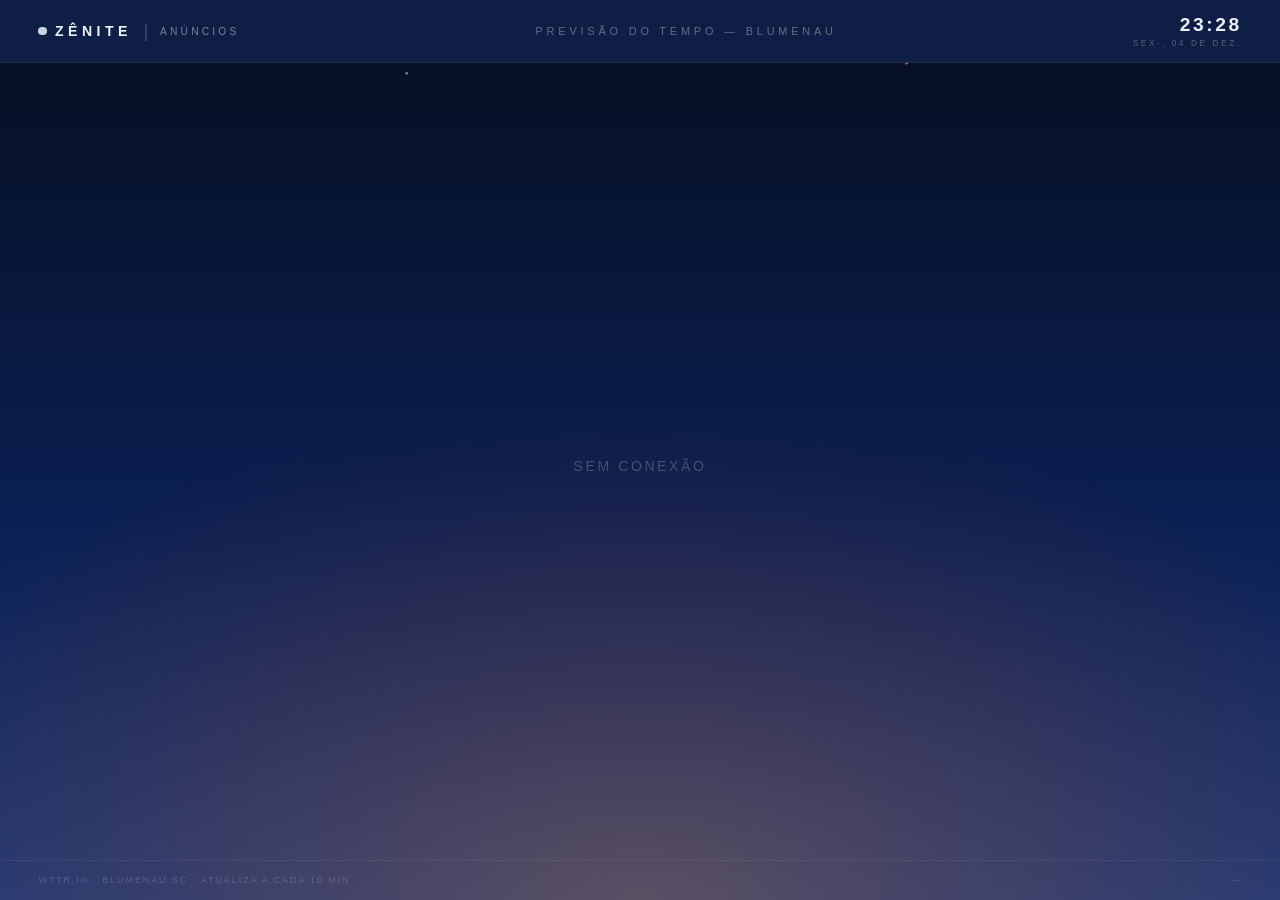
<file: tempo.html>
<!DOCTYPE html>
<html lang="pt-BR">
<head>
<meta charset="UTF-8">
<meta name="viewport" content="width=device-width,initial-scale=1,viewport-fit=cover">
<meta name="mobile-web-app-capable" content="yes">
<title>Previsão do Tempo — Blumenau – Zênite</title>
<style>
*{margin:0;padding:0;box-sizing:border-box}
:root{
  --bar:#0F1E44;--acc:#4A9EFF;--bg:#070E1C;
  --text:#EDF2FF;--muted:rgba(255,255,255,.5);--dim:rgba(255,255,255,.22);
  --card:rgba(12,25,55,.65);--brd:rgba(80,140,255,.14)
}
html{font-size:clamp(12px,1.5vw,22px)}
body{background:var(--bg);color:var(--text);font-family:"Helvetica Neue",Arial,sans-serif;
  width:100vw;height:100vh;display:flex;flex-direction:column;overflow:hidden;
  -webkit-text-size-adjust:100%}
.bar{height:7vh;min-height:44px;max-height:72px;background:var(--bar);
  display:flex;align-items:center;justify-content:space-between;padding:0 3vw;
  flex-shrink:0;border-bottom:1px solid rgba(255,255,255,.07);position:relative;z-index:10}
.brand{display:flex;align-items:center;gap:.6vw}
.brand-dot{width:.7vw;height:.7vw;min-width:6px;min-height:6px;border-radius:50%;background:var(--text);opacity:.85}
.brand-name{font-size:clamp(11px,1.1vw,18px);font-weight:800;letter-spacing:.35vw;color:var(--text);text-transform:uppercase}
.brand-sep{color:rgba(255,255,255,.2);margin:0 .3vw}
.brand-sub{font-size:clamp(8px,.8vw,13px);letter-spacing:.25vw;color:rgba(255,255,255,.45);text-transform:uppercase}
.bar-title{font-size:clamp(9px,.85vw,14px);letter-spacing:.3vw;color:rgba(255,255,255,.35);text-transform:uppercase}
.clock-box{display:flex;flex-direction:column;align-items:flex-end;gap:.2vh}
.clock{font-size:clamp(14px,1.5vw,24px);font-weight:800;letter-spacing:.2vw;color:var(--text);font-variant-numeric:tabular-nums}
.dstr{font-size:clamp(7px,.65vw,11px);letter-spacing:.2vw;color:rgba(255,255,255,.3);text-transform:uppercase}
.main{flex:1;overflow:hidden;display:flex;position:relative}
.bot{height:4.5vh;min-height:26px;max-height:50px;display:flex;align-items:center;
  justify-content:space-between;padding:0 3vw;border-top:1px solid rgba(255,255,255,.06);
  flex-shrink:0;position:relative;z-index:10}
.bot span{font-size:clamp(8px,.7vw,12px);letter-spacing:.15vw;color:rgba(255,255,255,.18);text-transform:uppercase}
.card{background:var(--card);border:1px solid var(--brd);border-radius:clamp(6px,.8vw,14px);
  padding:clamp(10px,1.8vh,24px) clamp(12px,1.8vw,26px)}
.tag{font-size:clamp(8px,.7vw,12px);font-weight:800;letter-spacing:.3vw;color:var(--acc);text-transform:uppercase;margin-bottom:.4vh}
.ld{display:flex;align-items:center;justify-content:center;flex:1;
  font-size:clamp(11px,1.1vw,18px);letter-spacing:.2vw;color:rgba(255,255,255,.22);text-transform:uppercase}
.scene{position:absolute;inset:0;z-index:0;pointer-events:none;overflow:hidden}
.scene svg{width:100%;height:100%}
.content{position:relative;z-index:2;flex:1;display:flex;overflow:hidden}

@media (orientation:portrait){
  .content{flex-direction:column!important;gap:2vh}
  .now{width:100%!important;flex-direction:row;flex-wrap:wrap;justify-content:center;gap:1.5vw;padding-bottom:2vh;border-bottom:1px solid rgba(80,140,255,.12)}
  .now .city{width:100%;text-align:center;font-size:clamp(10px,2vw,16px)}
  .now .w-icon{font-size:clamp(48px,12vw,80px)!important}
  .now .temp{font-size:clamp(52px,14vw,90px)!important;letter-spacing:-.3vw}
  .now .temp sup{font-size:clamp(20px,5vw,36px)!important}
  .now .wdesc{width:100%;text-align:center;font-size:clamp(14px,3vw,22px)!important}
  .now .feels{width:100%;text-align:center;font-size:clamp(11px,2.5vw,17px)!important}
  .fcol{justify-content:flex-start;gap:1.5vw}
  .fcrow{flex:0 0 auto!important;max-height:none!important;height:calc((100vh - 20vh - 7vh - 4.5vh) / 3.5)}
  .fday{font-size:clamp(14px,3.5vw,22px)!important;min-width:18vw!important}
  .fic{font-size:clamp(28px,6vw,44px)!important;margin-right:2.5vw!important}
  .fdesc{font-size:clamp(13px,2.8vw,20px)!important}
  .ftmp{font-size:clamp(16px,3.5vw,24px)!important}
  .ftmp span{font-size:clamp(12px,2.5vw,17px)!important}
  .frain{font-size:clamp(11px,2.5vw,16px)!important}
}
</style>
</head>
<body>
<div class="bar">
  <div class="brand">
    <div class="brand-dot"></div>
    <span class="brand-name">ZÊNITE</span>
    <span class="brand-sep">|</span>
    <span class="brand-sub">Anúncios</span>
  </div>
  <span class="bar-title">Previsão do Tempo — Blumenau</span>
  <div class="clock-box">
    <span id="clock" class="clock">--:--</span>
    <span id="dstr" class="dstr"></span>
  </div>
</div>
<style>
.scene svg{width:100%;height:100%}
.content{flex-direction:row;padding:2.5vh 3vw 1.5vh;gap:2.5vw}
.now{width:28vw;flex-shrink:0;display:flex;flex-direction:column;align-items:center;justify-content:center;gap:1.2vh;text-align:center}
.now .city{font-size:clamp(8px,.75vw,13px);letter-spacing:.4vw;color:rgba(200,225,255,.55);text-transform:uppercase;font-weight:600}
.now .w-icon{font-size:clamp(60px,9vw,120px);line-height:1;margin:.5vh 0;filter:drop-shadow(0 0 2vw rgba(80,160,255,.35))}
.now .temp{font-size:clamp(60px,9.5vw,130px);font-weight:900;line-height:1;letter-spacing:-.4vw;color:#fff}
.now .temp sup{font-size:clamp(24px,3.5vw,48px);font-weight:300;opacity:.4;vertical-align:super}
.now .wdesc{font-size:clamp(13px,1.4vw,22px);color:rgba(200,225,255,.7);font-weight:500}
.now .feels{font-size:clamp(9px,.9vw,15px);color:rgba(200,225,255,.38)}
.dets{display:flex;gap:2.5vw;margin-top:1.2vh}
.det .v{font-size:clamp(11px,1.2vw,18px);font-weight:700;color:#4A9EFF}
.det .l{font-size:clamp(7px,.65vw,11px);letter-spacing:.2vw;color:rgba(200,225,255,.38);text-transform:uppercase;margin-top:.3vh}
.fcol{flex:1;display:flex;flex-direction:column;gap:1.2vh;justify-content:center}
.fclbl{font-size:clamp(8px,.7vw,12px);letter-spacing:.3vw;color:rgba(200,225,255,.3);text-transform:uppercase;margin-bottom:.4vh}
.fcrow{background:rgba(12,25,55,.65);border:1px solid rgba(80,140,255,.14);border-radius:clamp(6px,.8vw,14px);
  padding:clamp(10px,1.8vh,20px) clamp(12px,1.8vw,24px);display:flex;align-items:center;
  flex:1;min-height:0;max-height:30vh}
.fday{font-size:clamp(11px,1.3vw,20px);font-weight:700;min-width:9vw;color:#EDF2FF}
.fic{font-size:clamp(22px,2.8vw,42px);margin-right:1.5vw;flex-shrink:0}
.fdesc{font-size:clamp(10px,1.1vw,17px);color:rgba(200,225,255,.6);flex:1}
.ftmp{font-size:clamp(13px,1.5vw,22px);font-weight:800;color:#EDF2FF;white-space:nowrap}
.ftmp span{font-size:clamp(10px,1.1vw,16px);font-weight:400;color:rgba(200,225,255,.4);margin-left:.8vw}
.frain{font-size:clamp(9px,.9vw,14px);color:#4A9EFF;margin-left:1vw;flex-shrink:0}

@media (orientation:portrait){
  .content{flex-direction:column!important;gap:2vh}
  .now{width:100%!important;flex-direction:row;flex-wrap:wrap;justify-content:center;gap:1.5vw;padding-bottom:2vh;border-bottom:1px solid rgba(80,140,255,.12)}
  .now .city{width:100%;text-align:center;font-size:clamp(10px,2vw,16px)}
  .now .w-icon{font-size:clamp(48px,12vw,80px)!important}
  .now .temp{font-size:clamp(52px,14vw,90px)!important;letter-spacing:-.3vw}
  .now .temp sup{font-size:clamp(20px,5vw,36px)!important}
  .now .wdesc{width:100%;text-align:center;font-size:clamp(14px,3vw,22px)!important}
  .now .feels{width:100%;text-align:center;font-size:clamp(11px,2.5vw,17px)!important}
  .fcol{justify-content:flex-start;gap:1.5vw}
  .fcrow{flex:0 0 auto!important;max-height:none!important;height:calc((100vh - 20vh - 7vh - 4.5vh) / 3.5)}
  .fday{font-size:clamp(14px,3.5vw,22px)!important;min-width:18vw!important}
  .fic{font-size:clamp(28px,6vw,44px)!important;margin-right:2.5vw!important}
  .fdesc{font-size:clamp(13px,2.8vw,20px)!important}
  .ftmp{font-size:clamp(16px,3.5vw,24px)!important}
  .ftmp span{font-size:clamp(12px,2.5vw,17px)!important}
  .frain{font-size:clamp(11px,2.5vw,16px)!important}
}
</style>
<div class="scene"><svg viewBox="0 0 1920 1080" preserveAspectRatio="xMidYMid slice">
<defs>
  <linearGradient id="sky" x1="0" y1="0" x2="0" y2="1"><stop offset="0%" stop-color="#060E1E"/><stop offset="55%" stop-color="#0A1E50"/><stop offset="100%" stop-color="#1A3878"/></linearGradient>
  <radialGradient id="glo" cx="50%" cy="100%" r="55%"><stop offset="0%" stop-color="#FF9030" stop-opacity=".28"/><stop offset="100%" stop-color="#FF5010" stop-opacity="0"/></radialGradient>
</defs>
<rect width="1920" height="1080" fill="url(#sky)"/>
<rect width="1920" height="1080" fill="url(#glo)"/>
<g fill="#fff" opacity=".5"><circle cx="140" cy="90" r="1.5"/><circle cx="380" cy="55" r="1"/><circle cx="680" cy="88" r="1.5"/><circle cx="980" cy="48" r="1"/><circle cx="1280" cy="76" r="1.5"/><circle cx="1580" cy="38" r="1"/><circle cx="1800" cy="105" r="1.5"/></g>
</svg></div>
<div class="main">
  <div class="content" id="content"><div class="ld">Carregando previsão...</div></div>
</div>
<div class="bot"><span>wttr.in · Blumenau SC · Atualiza a cada 10 min</span><span id="upd">—</span></div>
<script>
var IC={113:'☀️',116:'⛅',119:'🌥️',122:'☁️',143:'🌫️',176:'🌦️',200:'⛈️',263:'🌦️',293:'🌦️',296:'🌧️',302:'🌧️',305:'🌧️',353:'🌦️',356:'🌧️',386:'⛈️',227:'❄️'};
var DY=['Dom','Seg','Ter','Qua','Qui','Sex','Sáb'];
function gi(c){return IC[parseInt(c)]||'🌡️'}
async function load(){
  try{
    var r=await fetch('https://wttr.in/Blumenau+SC?format=j1');
    var d=await r.json();
    var c=d.current_condition[0];
    var tmp=parseInt(c.temp_C),fl=parseInt(c.FeelsLikeC),hum=c.humidity,wnd=c.windspeedKmph;
    var code=parseInt(c.weatherCode);
    var desc=(c.weatherDesc&&c.weatherDesc[0]&&c.weatherDesc[0].value)||'Variável';
    var lb=["Hoje","Amanhã",""];
    var fc='';
    var hoje=new Date();d.weather.forEach(function(w,i){
      var dt=new Date(hoje);dt.setDate(hoje.getDate()+i);
      var nm=i<2?lb[i]:DY[dt.getDay()];
      var mx=parseInt(w.maxtempC),mn=parseInt(w.mintempC);
      var h4=w.hourly[4]||{};
      var rain=parseInt(h4.chanceofrain||0);
      var dc=parseInt(h4.weatherCode||113);
      var dd=(h4.weatherDesc&&h4.weatherDesc[0]&&h4.weatherDesc[0].value)||'Variável';
      fc+='<div class="fcrow"><span class="fday">'+nm+'</span>'
        +'<span class="fic">'+gi(dc)+'</span>'
        +'<span class="fdesc">'+dd+'</span>'
        +'<span class="ftmp">'+mx+'°<span>'+mn+'°</span></span>'
        +'<span class="frain">💧'+rain+'%</span></div>';
    });
    document.getElementById('content').innerHTML=
      '<div class="now">'
        +'<div class="city">Blumenau · SC</div>'
        +'<div class="w-icon">'+gi(code)+'</div>'
        +'<div class="temp">'+tmp+'<sup>°C</sup></div>'
        +'<div class="wdesc">'+desc+'</div>'
        +'<div class="feels">Sensação '+fl+'°C</div>'
        +'<div class="dets">'
          +'<div class="det"><div class="v">💧'+hum+'%</div><div class="l">Umidade</div></div>'
          +'<div class="det"><div class="v">💨'+wnd+'</div><div class="l">km/h</div></div>'
        +'</div>'
      +'</div>'
      +'<div class="fcol"><div class="fclbl">Próximos dias</div>'+fc+'</div>';
    document.getElementById('upd').textContent='Atualizado '+new Date().toLocaleTimeString('pt-BR',{hour:'2-digit',minute:'2-digit'});
  }catch(e){document.getElementById('content').innerHTML='<div class="ld">Sem conexão</div>'}
}

(function tick(){
  var n=new Date();
  var c=document.getElementById('clock');
  var d=document.getElementById('dstr');
  if(c)c.textContent=n.toLocaleTimeString('pt-BR',{hour:'2-digit',minute:'2-digit'});
  if(d)d.textContent=n.toLocaleDateString('pt-BR',{weekday:'short',day:'2-digit',month:'short'}).replace('.','·').toUpperCase();
  setTimeout(tick,1000);
})();

load();setInterval(load,10*60*1000);setTimeout(function(){location.reload()},4*60*60*1000);
</script></body></html>
</file>
